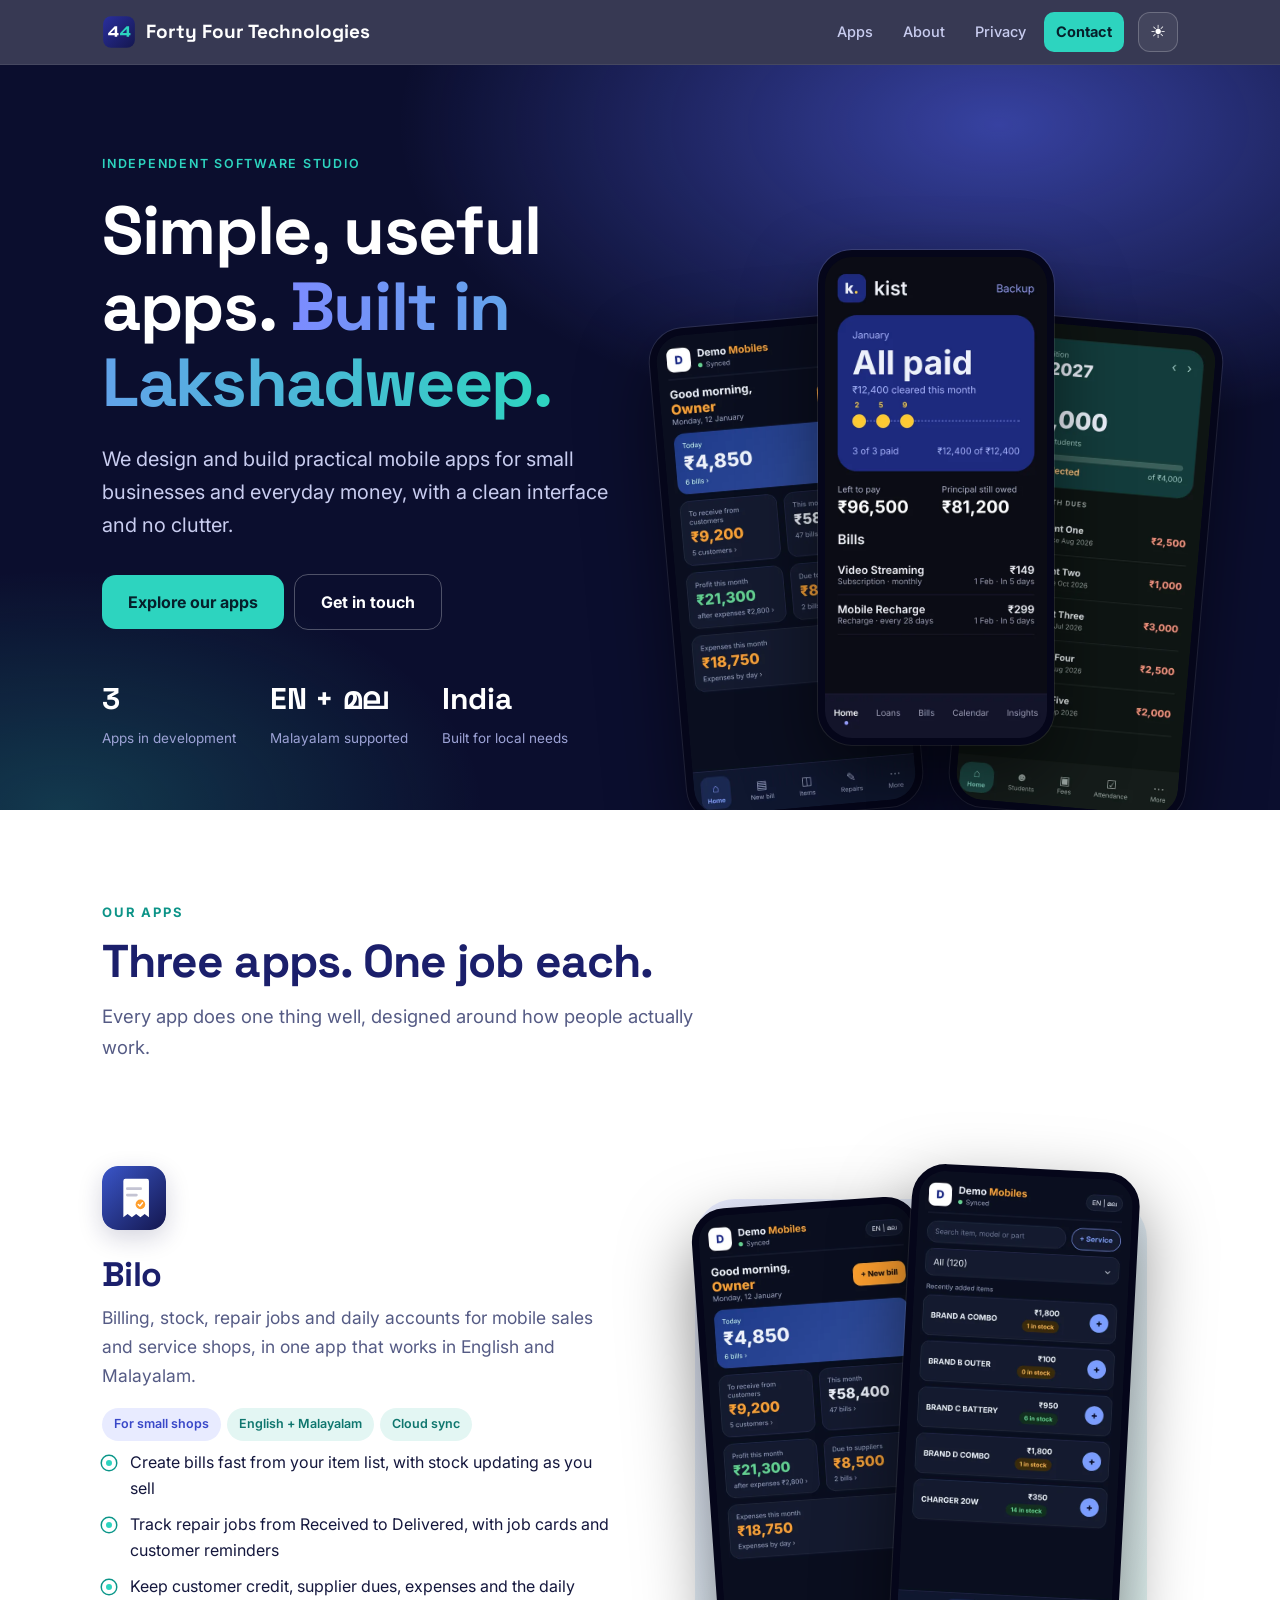
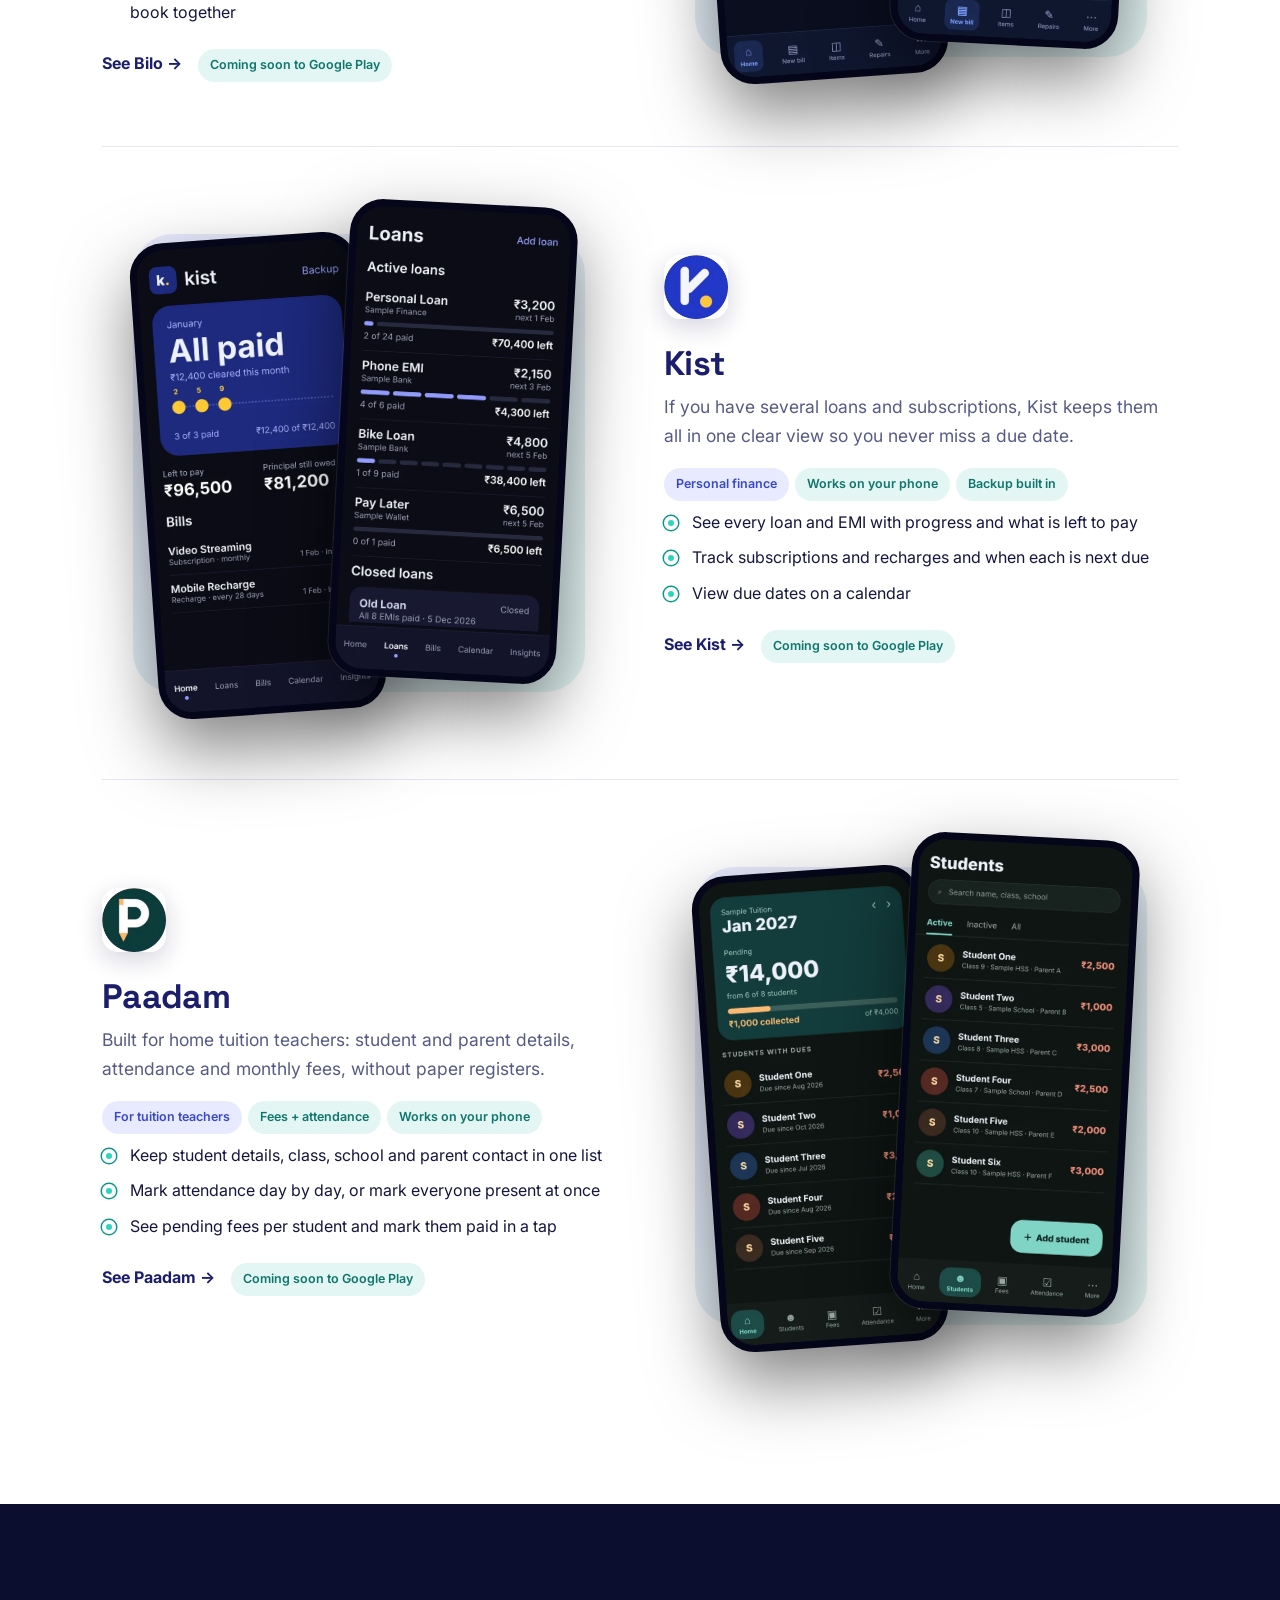
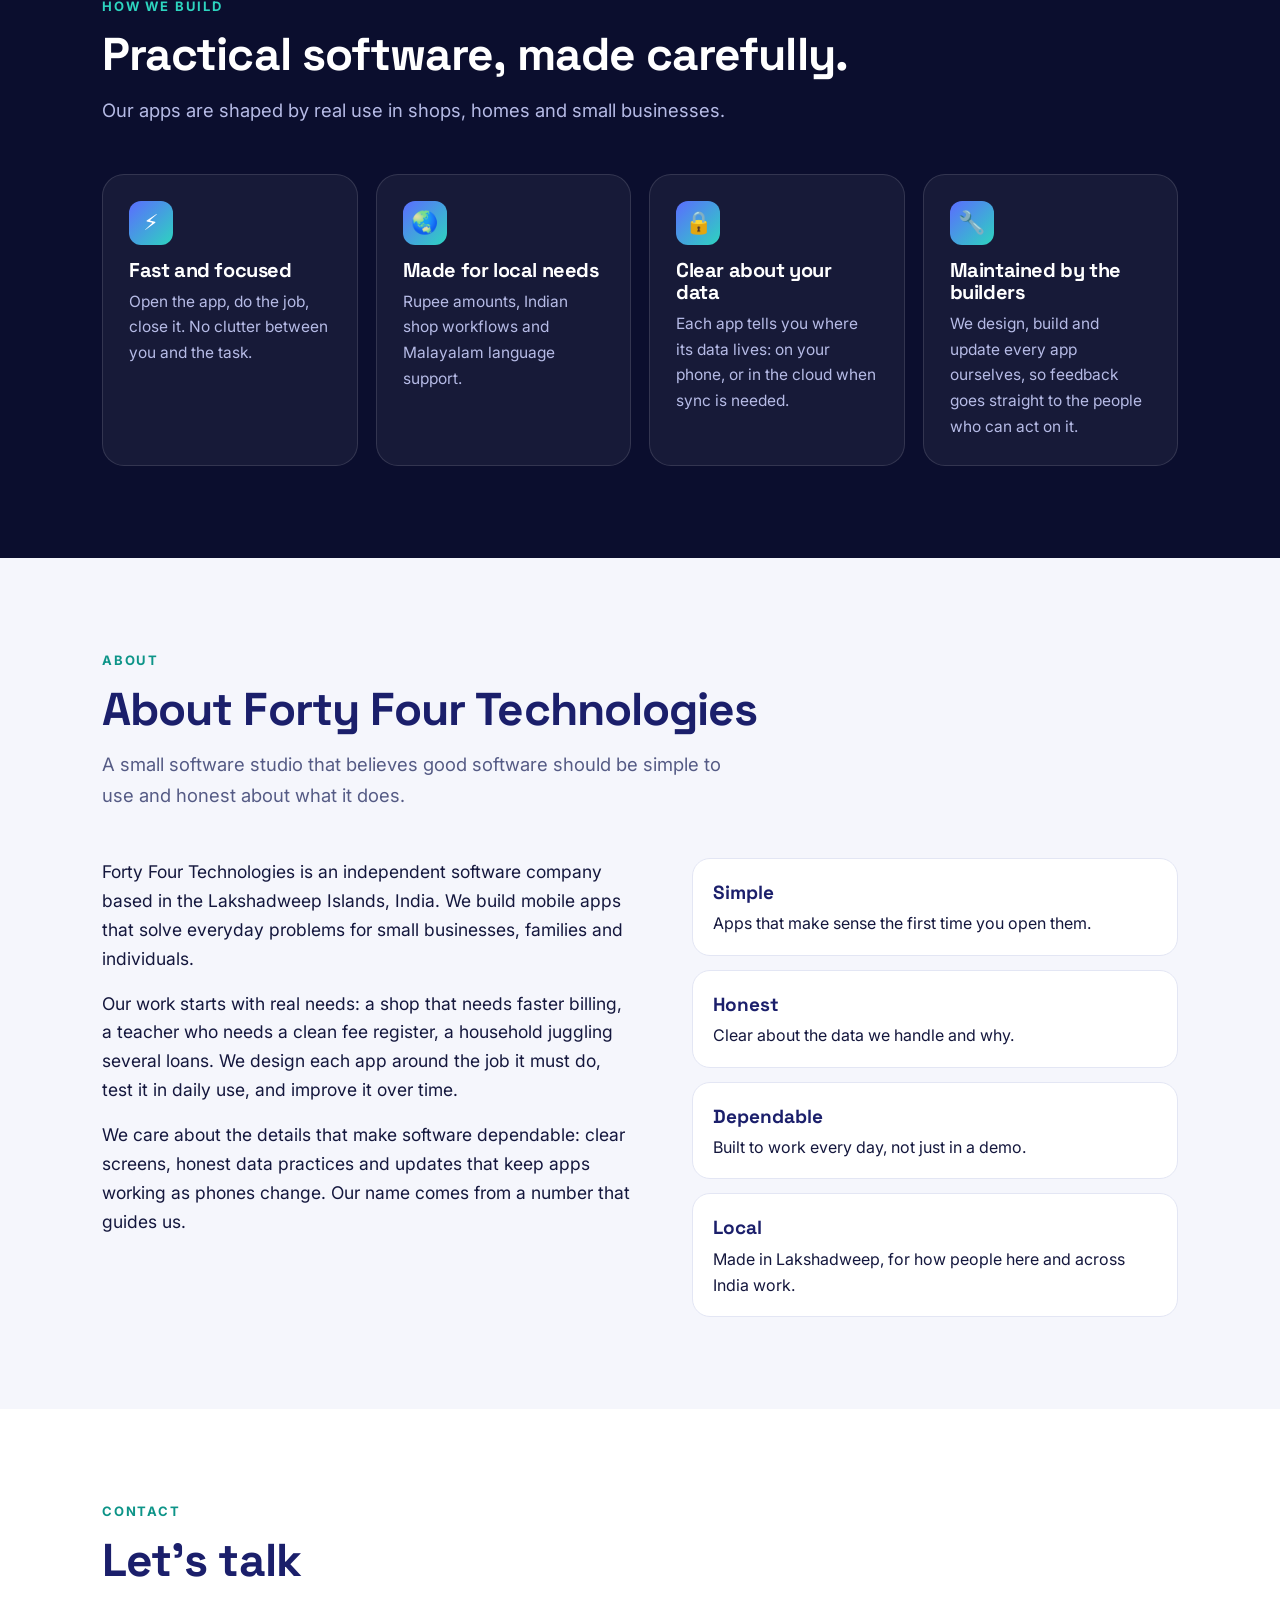
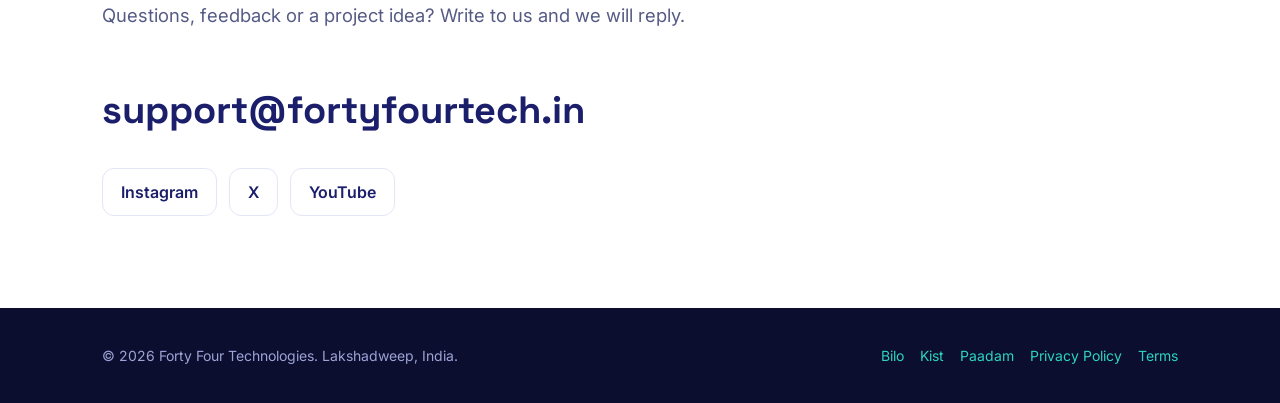
<file: index.html>
<!doctype html><html lang="en"><head><meta charset="utf-8"><meta name="viewport" content="width=device-width,initial-scale=1">
<title>Forty Four Technologies | Simple, useful apps from Lakshadweep</title><meta name="description" content="Forty Four Technologies builds simple, useful mobile apps for small businesses and everyday life. Based in Lakshadweep, India.">
<meta property="og:title" content="Forty Four Technologies | Simple, useful apps from Lakshadweep"><meta property="og:description" content="Forty Four Technologies builds simple, useful mobile apps for small businesses and everyday life. Based in Lakshadweep, India."><meta property="og:type" content="website"><meta property="og:url" content="https://fortyfourtech.in/">
<link rel="canonical" href="https://fortyfourtech.in/"><link rel="icon" type="image/svg+xml" href="favicon.svg"><link rel="apple-touch-icon" href="apple-touch-icon.png">
<link rel="preconnect" href="https://fonts.googleapis.com"><link rel="preconnect" href="https://fonts.gstatic.com" crossorigin>
<link href="https://fonts.googleapis.com/css2?family=Inter:wght@400;500;600&family=Space+Grotesk:wght@500;700&display=swap" rel="stylesheet"><link rel="stylesheet" href="style.css"><script>try{var t=localStorage.getItem("theme");if(!t&&window.matchMedia&&matchMedia("(prefers-color-scheme: dark)").matches)t="dark";if(t)document.documentElement.setAttribute("data-theme",t)}catch(e){}</script></head><body>
<header><div class="bar"><a class="brand" href="index.html"><img src="assets/logo.svg" alt="" width="34" height="34"><span>Forty Four Technologies</span></a>
<nav aria-label="Main"><a href="index.html#apps">Apps</a><a href="index.html#about">About</a><a href="privacy.html">Privacy</a><a class="cta" href="index.html#contact">Contact</a><button id="tt" class="tt" type="button" aria-label="Switch between light and dark mode" title="Light / dark mode"><span class="sun">&#9728;</span><span class="moon">&#9790;</span></button></nav></div></header><main id="top"><div class="hero"><div class="wrap grid"><div><span class="eyebrow">Independent software studio</span>
<h1>Simple, useful apps. <em>Built in Lakshadweep.</em></h1><p class="sub">We design and build practical mobile apps for small businesses and everyday money, with a clean interface and no clutter.</p>
<a class="btn" href="#apps">Explore our apps</a><a class="btn ghost" href="#contact">Get in touch</a>
<div class="stats"><div><b>3</b><span>Apps in development</span></div><div><b>EN + മല</b><span>Malayalam supported</span></div><div><b>India</b><span>Built for local needs</span></div></div></div>
<div class="phones"><div class="phone a"><img src="assets/shots/bilo-home.webp" alt="Bilo dashboard" width="520" height="1126"></div><div class="phone b"><img src="assets/shots/kist-home.webp" alt="Kist home screen" width="520" height="1126"></div><div class="phone c"><img src="assets/shots/paadam-home.webp" alt="Paadam home screen" width="520" height="1126"></div></div></div></div>
<section id="apps"><div class="wrap"><span class="kicker">Our apps</span><h2>Three apps. One job each.</h2><p class="lead">Every app does one thing well, designed around how people actually work.</p><article class="appcard"><div class="txt"><img class="ic" src="assets/bilo.svg" alt="Bilo icon" width="64" height="64"><h3>Bilo</h3><p>Billing, stock, repair jobs and daily accounts for mobile sales and service shops, in one app that works in English and Malayalam.</p>
<div><span class="tag s">For small shops</span><span class="tag">English + Malayalam</span><span class="tag">Cloud sync</span></div><ul class="feats"><li>Create bills fast from your item list, with stock updating as you sell</li><li>Track repair jobs from Received to Delivered, with job cards and customer reminders</li><li>Keep customer credit, supplier dues, expenses and the daily book together</li></ul>
<a class="link" href="bilo.html">See Bilo &rarr;</a> <span class="tag" style="margin-left:12px">Coming soon to Google Play</span></div>
<div class="duo"><div class="phone a"><img src="assets/shots/bilo-home.webp" alt="Bilo screen" width="520" height="1126"></div><div class="phone b"><img src="assets/shots/bilo-new-bill.webp" alt="Bilo screen" width="520" height="1126"></div></div></article><article class="appcard rev"><div class="txt"><img class="ic" src="assets/kist.png" alt="Kist icon" width="64" height="64"><h3>Kist</h3><p>If you have several loans and subscriptions, Kist keeps them all in one clear view so you never miss a due date.</p>
<div><span class="tag s">Personal finance</span><span class="tag">Works on your phone</span><span class="tag">Backup built in</span></div><ul class="feats"><li>See every loan and EMI with progress and what is left to pay</li><li>Track subscriptions and recharges and when each is next due</li><li>View due dates on a calendar</li></ul>
<a class="link" href="kist.html">See Kist &rarr;</a> <span class="tag" style="margin-left:12px">Coming soon to Google Play</span></div>
<div class="duo"><div class="phone a"><img src="assets/shots/kist-home.webp" alt="Kist screen" width="520" height="1126"></div><div class="phone b"><img src="assets/shots/kist-loans.webp" alt="Kist screen" width="520" height="1126"></div></div></article><article class="appcard"><div class="txt"><img class="ic" src="assets/paadam.png" alt="Paadam icon" width="64" height="64"><h3>Paadam</h3><p>Built for home tuition teachers: student and parent details, attendance and monthly fees, without paper registers.</p>
<div><span class="tag s">For tuition teachers</span><span class="tag">Fees + attendance</span><span class="tag">Works on your phone</span></div><ul class="feats"><li>Keep student details, class, school and parent contact in one list</li><li>Mark attendance day by day, or mark everyone present at once</li><li>See pending fees per student and mark them paid in a tap</li></ul>
<a class="link" href="paadam.html">See Paadam &rarr;</a> <span class="tag" style="margin-left:12px">Coming soon to Google Play</span></div>
<div class="duo"><div class="phone a"><img src="assets/shots/paadam-home.webp" alt="Paadam screen" width="520" height="1126"></div><div class="phone b"><img src="assets/shots/paadam-students.webp" alt="Paadam screen" width="520" height="1126"></div></div></article></div></section>
<section class="dark"><div class="wrap"><span class="kicker" style="color:var(--mint)">How we build</span><h2>Practical software, made carefully.</h2><p class="lead">Our apps are shaped by real use in shops, homes and small businesses.</p>
<div class="pill"><div class="fc"><div class="ico">&#9889;</div><h4>Fast and focused</h4><p>Open the app, do the job, close it. No clutter between you and the task.</p></div>
<div class="fc"><div class="ico">&#127759;</div><h4>Made for local needs</h4><p>Rupee amounts, Indian shop workflows and Malayalam language support.</p></div>
<div class="fc"><div class="ico">&#128274;</div><h4>Clear about your data</h4><p>Each app tells you where its data lives: on your phone, or in the cloud when sync is needed.</p></div>
<div class="fc"><div class="ico">&#128295;</div><h4>Maintained by the builders</h4><p>We design, build and update every app ourselves, so feedback goes straight to the people who can act on it.</p></div></div></div></section>
<section id="about" class="alt"><div class="wrap"><span class="kicker">About</span><h2>About Forty Four Technologies</h2><p class="lead">A small software studio that believes good software should be simple to use and honest about what it does.</p>
<div class="about"><div><p>Forty Four Technologies is an independent software company based in the Lakshadweep Islands, India. We build mobile apps that solve everyday problems for small businesses, families and individuals.</p>
<p>Our work starts with real needs: a shop that needs faster billing, a teacher who needs a clean fee register, a household juggling several loans. We design each app around the job it must do, test it in daily use, and improve it over time.</p>
<p>We care about the details that make software dependable: clear screens, honest data practices and updates that keep apps working as phones change. Our name comes from a number that guides us.</p></div>
<ul class="values"><li><strong>Simple</strong>Apps that make sense the first time you open them.</li><li><strong>Honest</strong>Clear about the data we handle and why.</li><li><strong>Dependable</strong>Built to work every day, not just in a demo.</li><li><strong>Local</strong>Made in Lakshadweep, for how people here and across India work.</li></ul></div></div></section>
<section id="contact" class="contact"><div class="wrap"><span class="kicker">Contact</span><h2>Let's talk</h2><p class="lead">Questions, feedback or a project idea? Write to us and we will reply.</p>
<p><a class="mail" href="mailto:support@fortyfourtech.in">support@fortyfourtech.in</a></p>
<div class="social"><a href="https://instagram.com/fortyfourtech" rel="noopener">Instagram</a><a href="https://x.com/fortyfourtech_" rel="noopener">X</a><a href="https://youtube.com/@fortyfourtech44" rel="noopener">YouTube</a></div></div></section></main><script>(function(){var b=document.getElementById('tt');if(!b)return;b.onclick=function(){var d=document.documentElement,n=d.getAttribute('data-theme')==='dark'?'light':'dark';d.setAttribute('data-theme',n);try{localStorage.setItem('theme',n)}catch(e){}}})();</script><footer><div class="wrap row"><span>&copy; 2026 Forty Four Technologies. Lakshadweep, India.</span><span><a href="bilo.html">Bilo</a><a href="kist.html">Kist</a><a href="paadam.html">Paadam</a><a href="privacy.html">Privacy Policy</a><a href="terms.html">Terms</a></span></div></footer></body></html>
</file>
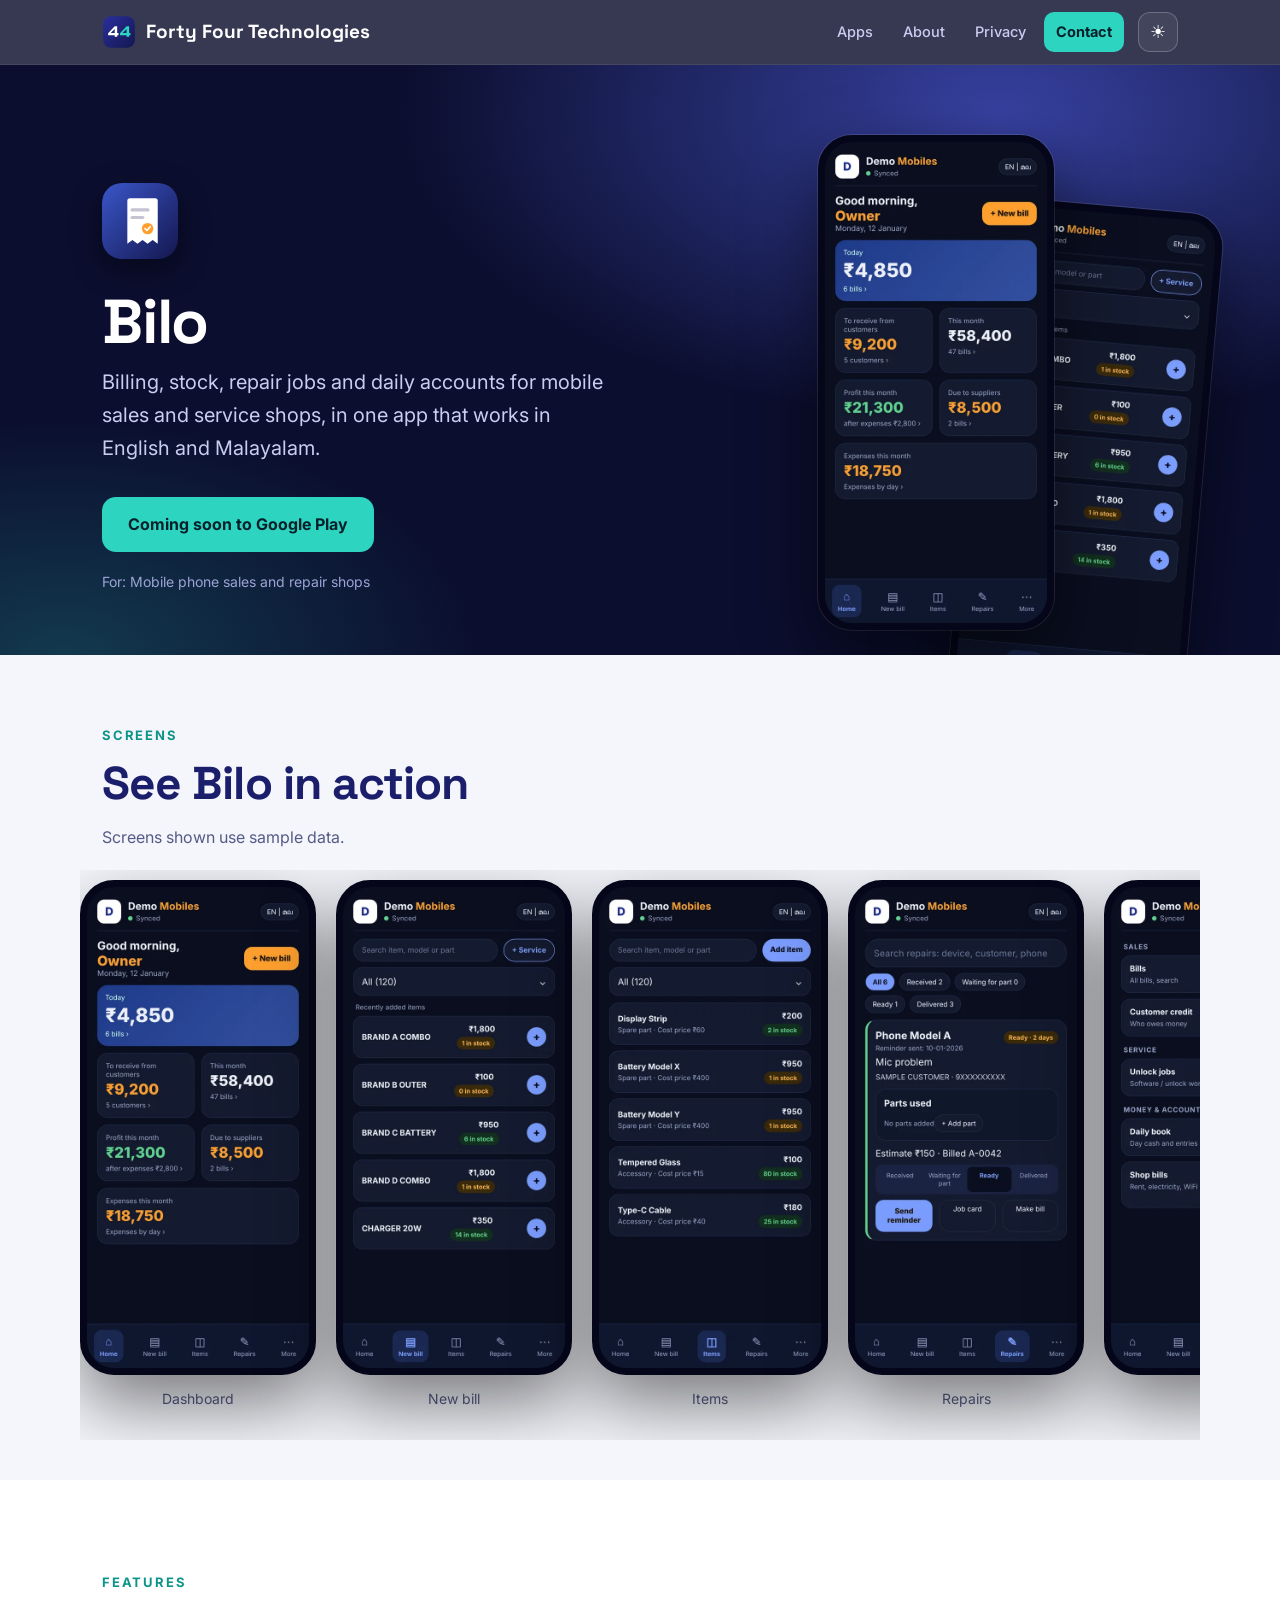
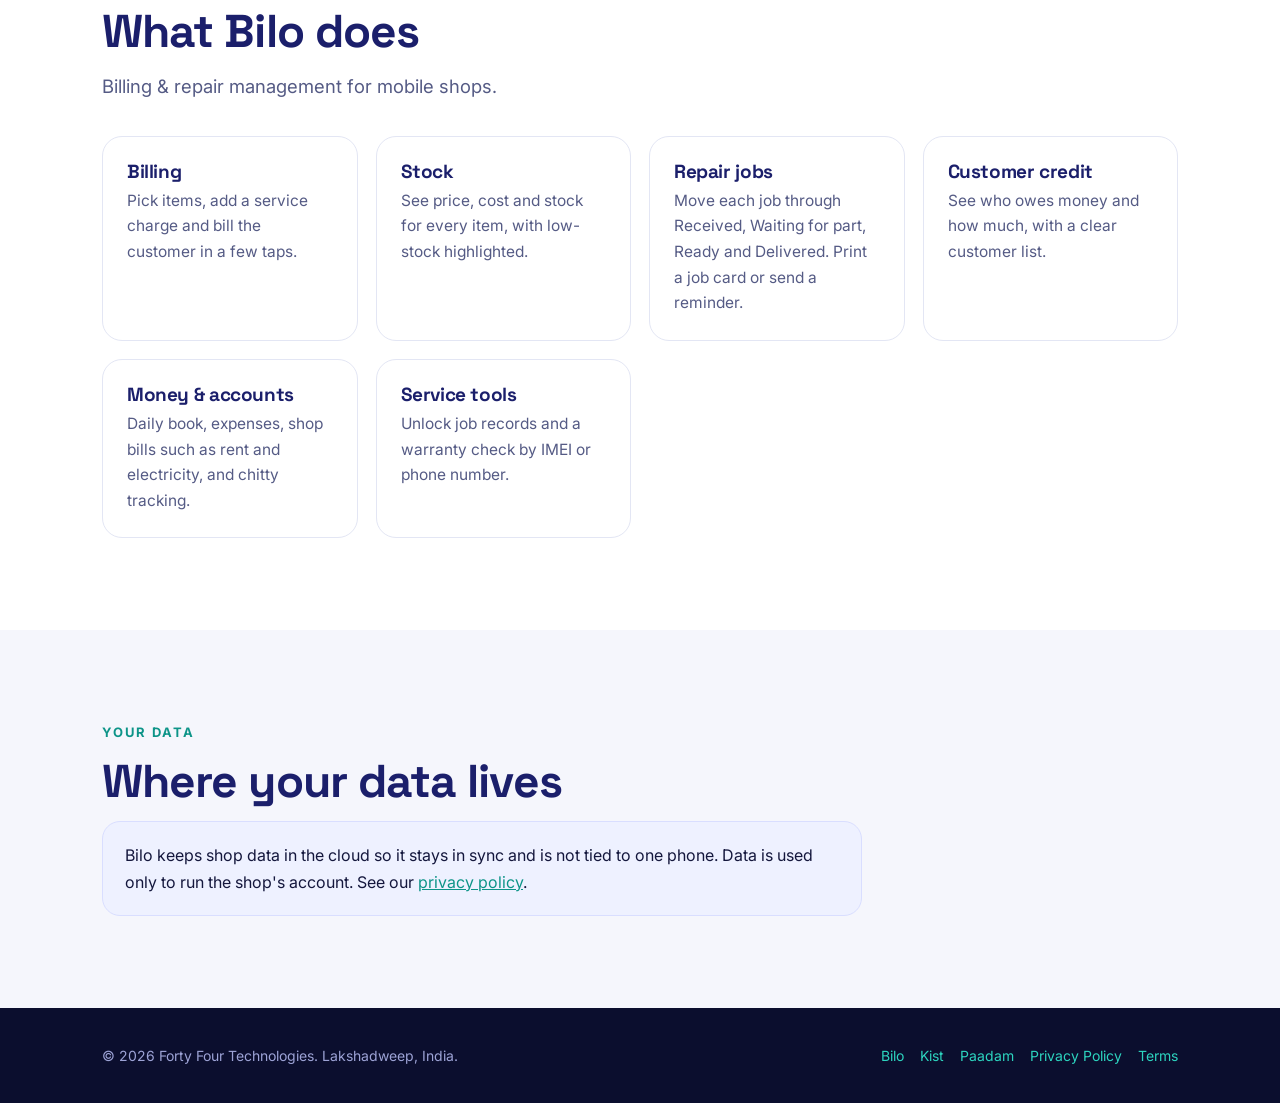
<file: bilo.html>
<!doctype html><html lang="en"><head><meta charset="utf-8"><meta name="viewport" content="width=device-width,initial-scale=1">
<title>Bilo | Billing & repair management for mobile shops | Forty Four Technologies</title><meta name="description" content="Billing, stock, repair jobs and daily accounts for mobile sales and service shops, in one app that works in English and Malayalam.">
<meta property="og:title" content="Bilo | Billing & repair management for mobile shops | Forty Four Technologies"><meta property="og:description" content="Billing, stock, repair jobs and daily accounts for mobile sales and service shops, in one app that works in English and Malayalam."><meta property="og:type" content="website"><meta property="og:url" content="https://fortyfourtech.in/bilo.html">
<link rel="canonical" href="https://fortyfourtech.in/bilo.html"><link rel="icon" type="image/svg+xml" href="favicon.svg"><link rel="apple-touch-icon" href="apple-touch-icon.png">
<link rel="preconnect" href="https://fonts.googleapis.com"><link rel="preconnect" href="https://fonts.gstatic.com" crossorigin>
<link href="https://fonts.googleapis.com/css2?family=Inter:wght@400;500;600&family=Space+Grotesk:wght@500;700&display=swap" rel="stylesheet"><link rel="stylesheet" href="style.css"><script>try{var t=localStorage.getItem("theme");if(!t&&window.matchMedia&&matchMedia("(prefers-color-scheme: dark)").matches)t="dark";if(t)document.documentElement.setAttribute("data-theme",t)}catch(e){}</script></head><body>
<header><div class="bar"><a class="brand" href="index.html"><img src="assets/logo.svg" alt="" width="34" height="34"><span>Forty Four Technologies</span></a>
<nav aria-label="Main"><a href="index.html#apps">Apps</a><a href="index.html#about">About</a><a href="privacy.html">Privacy</a><a class="cta" href="index.html#contact">Contact</a><button id="tt" class="tt" type="button" aria-label="Switch between light and dark mode" title="Light / dark mode"><span class="sun">&#9728;</span><span class="moon">&#9790;</span></button></nav></div></header><main><div class="hero ahero"><div class="wrap grid"><div><img class="ic" src="assets/bilo.svg" alt="Bilo icon" width="76" height="76"><h1>Bilo</h1><p class="sub" style="margin-top:0">Billing, stock, repair jobs and daily accounts for mobile sales and service shops, in one app that works in English and Malayalam.</p>
<span class="btn" style="cursor:default">Coming soon to Google Play</span><p style="color:#9DA3D6;font-size:14px;margin-top:18px">For: Mobile phone sales and repair shops</p></div>
<div class="phones" style="height:520px"><div class="phone b"><img src="assets/shots/bilo-home.webp" alt="Bilo screen" width="520" height="1126"></div><div class="phone c"><img src="assets/shots/bilo-new-bill.webp" alt="Bilo screen" width="520" height="1126"></div></div></div></div>
<section class="alt" style="padding:70px 0 40px"><div class="wrap"><span class="kicker">Screens</span><h2>See Bilo in action</h2><p style="color:var(--muted);margin:0 0 20px">Screens shown use sample data.</p></div>
<div class="gallery"><figure><div class="phone"><img src="assets/shots/bilo-home.webp" alt="Home dashboard" width="520" height="1126" loading="lazy"></div><figcaption>Dashboard</figcaption></figure><figure><div class="phone"><img src="assets/shots/bilo-new-bill.webp" alt="Quick billing" width="520" height="1126" loading="lazy"></div><figcaption>New bill</figcaption></figure><figure><div class="phone"><img src="assets/shots/bilo-items.webp" alt="Items and stock" width="520" height="1126" loading="lazy"></div><figcaption>Items</figcaption></figure><figure><div class="phone"><img src="assets/shots/bilo-repairs.webp" alt="Repair jobs" width="520" height="1126" loading="lazy"></div><figcaption>Repairs</figcaption></figure><figure><div class="phone"><img src="assets/shots/bilo-more.webp" alt="More tools" width="520" height="1126" loading="lazy"></div><figcaption>More</figcaption></figure></div></section>
<section><div class="wrap"><span class="kicker">Features</span><h2>What Bilo does</h2><p class="lead" style="margin-bottom:34px">Billing & repair management for mobile shops.</p><div class="fgrid"><div class="f"><h4>Billing</h4><p>Pick items, add a service charge and bill the customer in a few taps.</p></div><div class="f"><h4>Stock</h4><p>See price, cost and stock for every item, with low-stock highlighted.</p></div><div class="f"><h4>Repair jobs</h4><p>Move each job through Received, Waiting for part, Ready and Delivered. Print a job card or send a reminder.</p></div><div class="f"><h4>Customer credit</h4><p>See who owes money and how much, with a clear customer list.</p></div><div class="f"><h4>Money & accounts</h4><p>Daily book, expenses, shop bills such as rent and electricity, and chitty tracking.</p></div><div class="f"><h4>Service tools</h4><p>Unlock job records and a warranty check by IMEI or phone number.</p></div></div></div></section>
<section class="alt"><div class="wrap"><span class="kicker">Your data</span><h2>Where your data lives</h2><div class="note">Bilo keeps shop data in the cloud so it stays in sync and is not tied to one phone. Data is used only to run the shop's account. See our <a href="privacy.html#bilo">privacy policy</a>.</div></div></section></main><script>(function(){var b=document.getElementById('tt');if(!b)return;b.onclick=function(){var d=document.documentElement,n=d.getAttribute('data-theme')==='dark'?'light':'dark';d.setAttribute('data-theme',n);try{localStorage.setItem('theme',n)}catch(e){}}})();</script><footer><div class="wrap row"><span>&copy; 2026 Forty Four Technologies. Lakshadweep, India.</span><span><a href="bilo.html">Bilo</a><a href="kist.html">Kist</a><a href="paadam.html">Paadam</a><a href="privacy.html">Privacy Policy</a><a href="terms.html">Terms</a></span></div></footer></body></html>
</file>
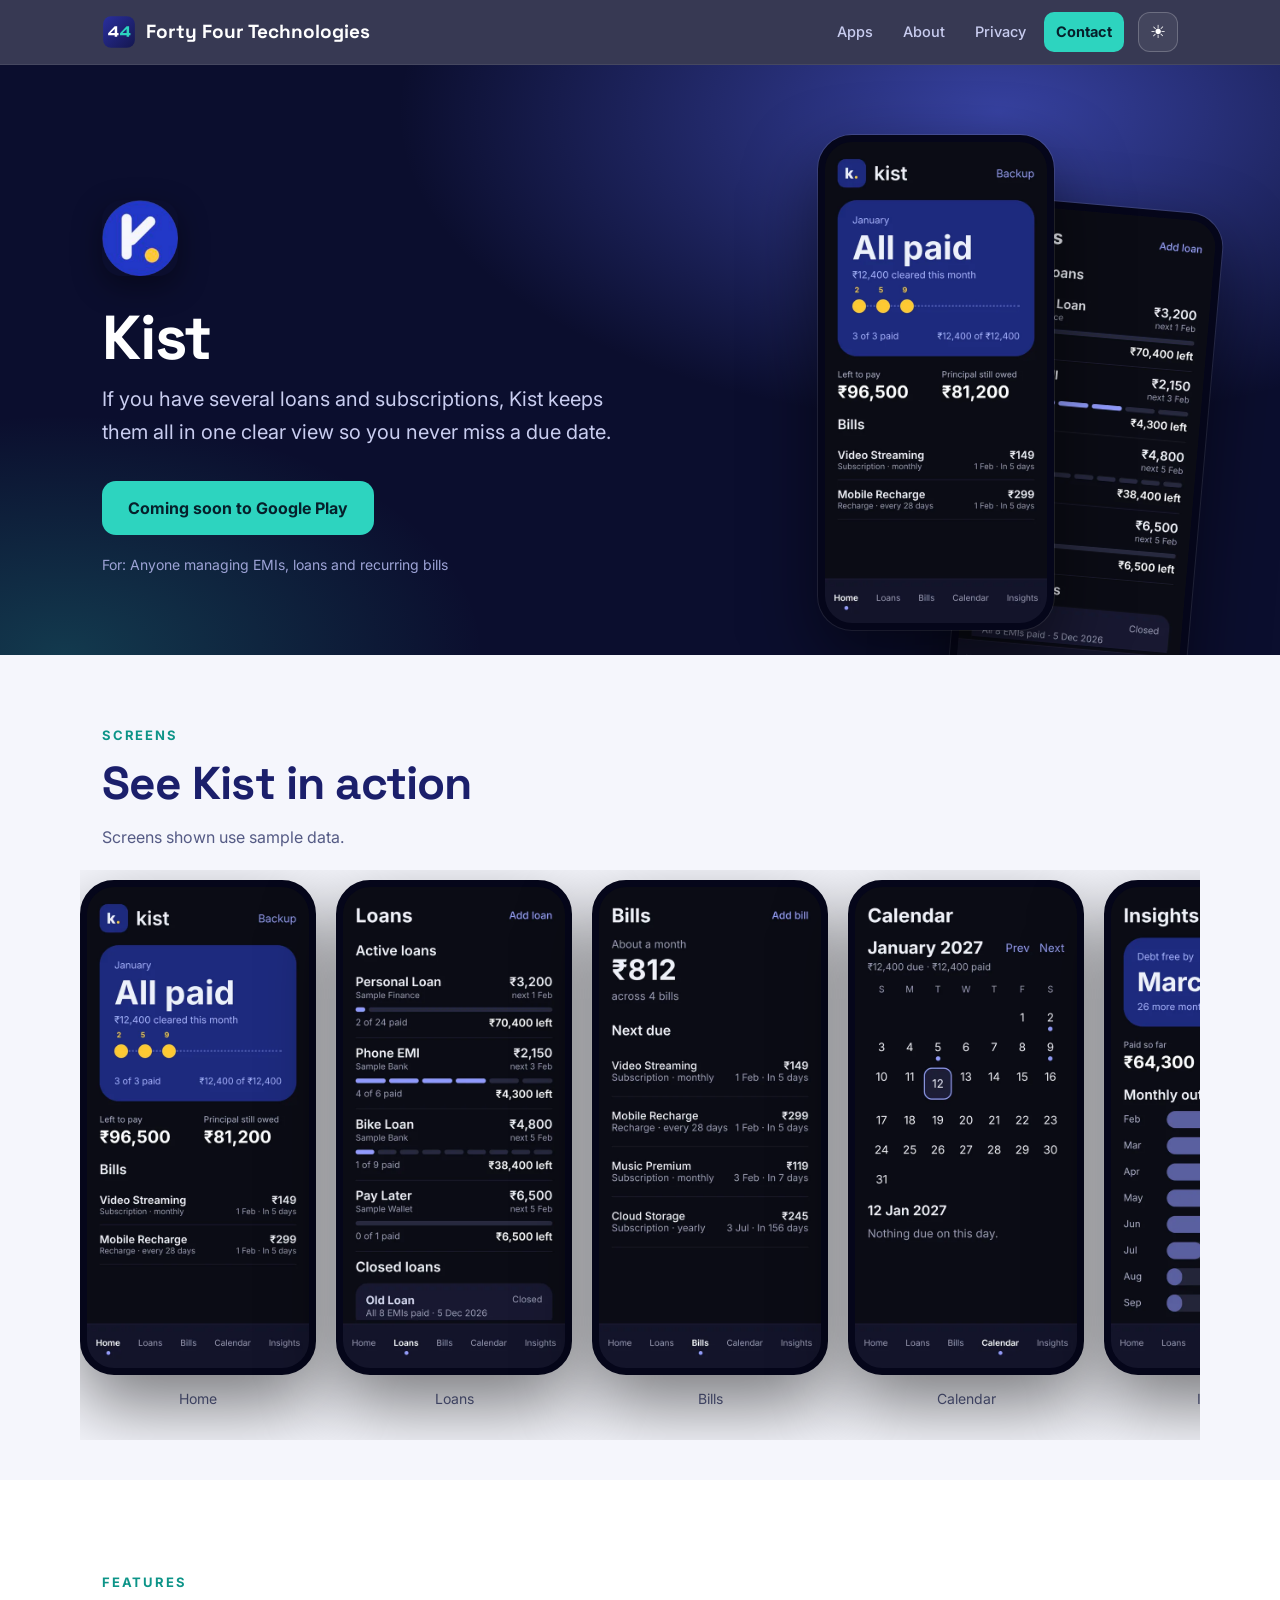
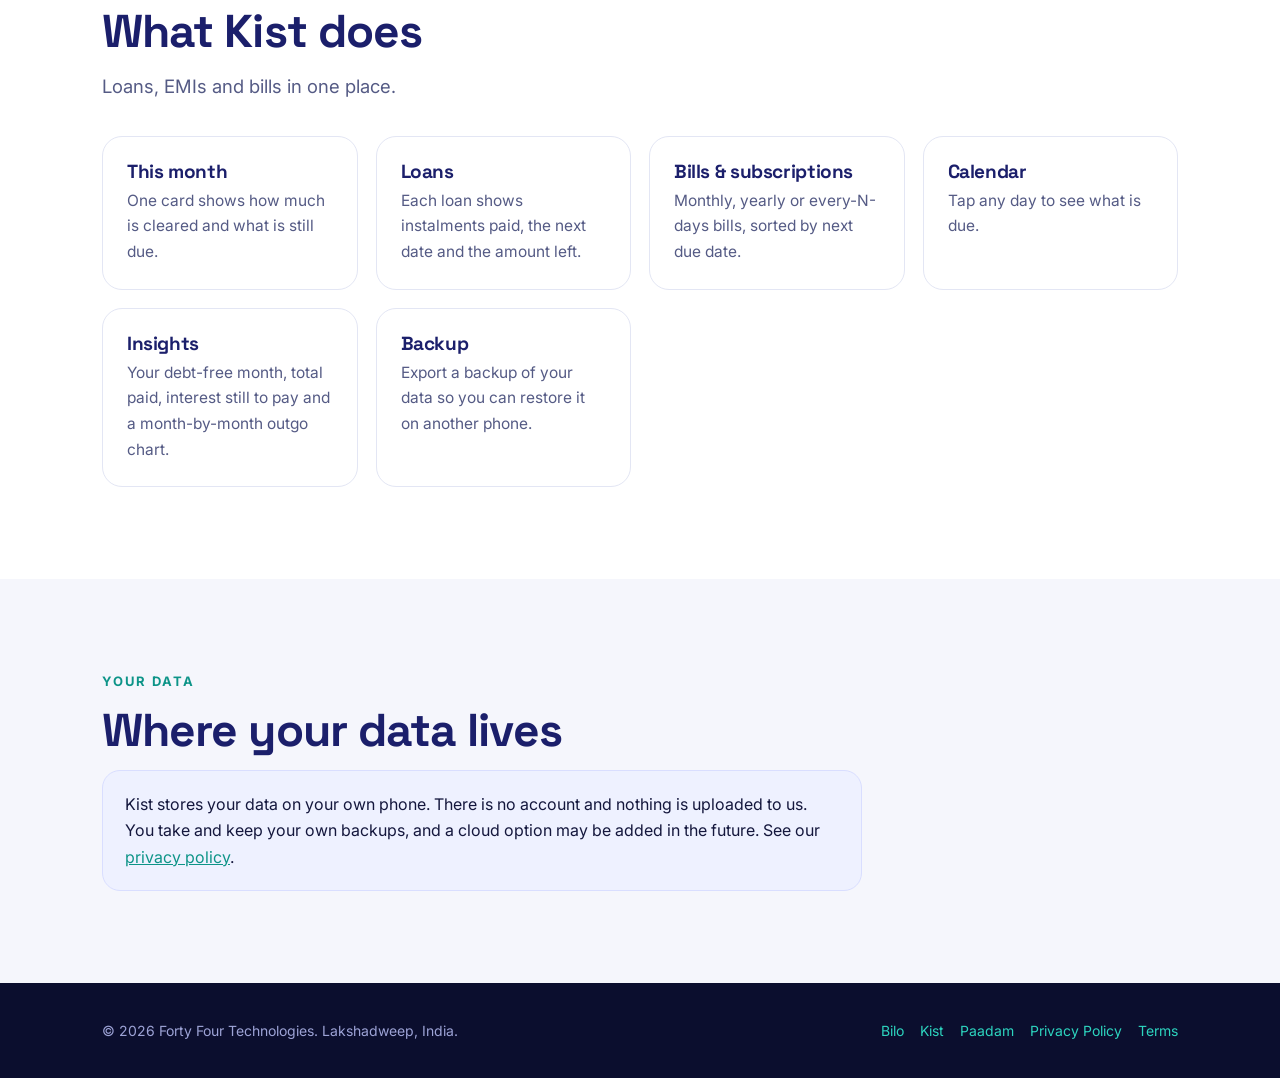
<file: kist.html>
<!doctype html><html lang="en"><head><meta charset="utf-8"><meta name="viewport" content="width=device-width,initial-scale=1">
<title>Kist | Loans, EMIs and bills in one place | Forty Four Technologies</title><meta name="description" content="If you have several loans and subscriptions, Kist keeps them all in one clear view so you never miss a due date.">
<meta property="og:title" content="Kist | Loans, EMIs and bills in one place | Forty Four Technologies"><meta property="og:description" content="If you have several loans and subscriptions, Kist keeps them all in one clear view so you never miss a due date."><meta property="og:type" content="website"><meta property="og:url" content="https://fortyfourtech.in/kist.html">
<link rel="canonical" href="https://fortyfourtech.in/kist.html"><link rel="icon" type="image/svg+xml" href="favicon.svg"><link rel="apple-touch-icon" href="apple-touch-icon.png">
<link rel="preconnect" href="https://fonts.googleapis.com"><link rel="preconnect" href="https://fonts.gstatic.com" crossorigin>
<link href="https://fonts.googleapis.com/css2?family=Inter:wght@400;500;600&family=Space+Grotesk:wght@500;700&display=swap" rel="stylesheet"><link rel="stylesheet" href="style.css"><script>try{var t=localStorage.getItem("theme");if(!t&&window.matchMedia&&matchMedia("(prefers-color-scheme: dark)").matches)t="dark";if(t)document.documentElement.setAttribute("data-theme",t)}catch(e){}</script></head><body>
<header><div class="bar"><a class="brand" href="index.html"><img src="assets/logo.svg" alt="" width="34" height="34"><span>Forty Four Technologies</span></a>
<nav aria-label="Main"><a href="index.html#apps">Apps</a><a href="index.html#about">About</a><a href="privacy.html">Privacy</a><a class="cta" href="index.html#contact">Contact</a><button id="tt" class="tt" type="button" aria-label="Switch between light and dark mode" title="Light / dark mode"><span class="sun">&#9728;</span><span class="moon">&#9790;</span></button></nav></div></header><main><div class="hero ahero"><div class="wrap grid"><div><img class="ic" src="assets/kist.png" alt="Kist icon" width="76" height="76"><h1>Kist</h1><p class="sub" style="margin-top:0">If you have several loans and subscriptions, Kist keeps them all in one clear view so you never miss a due date.</p>
<span class="btn" style="cursor:default">Coming soon to Google Play</span><p style="color:#9DA3D6;font-size:14px;margin-top:18px">For: Anyone managing EMIs, loans and recurring bills</p></div>
<div class="phones" style="height:520px"><div class="phone b"><img src="assets/shots/kist-home.webp" alt="Kist screen" width="520" height="1126"></div><div class="phone c"><img src="assets/shots/kist-loans.webp" alt="Kist screen" width="520" height="1126"></div></div></div></div>
<section class="alt" style="padding:70px 0 40px"><div class="wrap"><span class="kicker">Screens</span><h2>See Kist in action</h2><p style="color:var(--muted);margin:0 0 20px">Screens shown use sample data.</p></div>
<div class="gallery"><figure><div class="phone"><img src="assets/shots/kist-home.webp" alt="This month at a glance" width="520" height="1126" loading="lazy"></div><figcaption>Home</figcaption></figure><figure><div class="phone"><img src="assets/shots/kist-loans.webp" alt="Loans with progress" width="520" height="1126" loading="lazy"></div><figcaption>Loans</figcaption></figure><figure><div class="phone"><img src="assets/shots/kist-bills.webp" alt="Bills and subscriptions" width="520" height="1126" loading="lazy"></div><figcaption>Bills</figcaption></figure><figure><div class="phone"><img src="assets/shots/kist-calendar.webp" alt="Due-date calendar" width="520" height="1126" loading="lazy"></div><figcaption>Calendar</figcaption></figure><figure><div class="phone"><img src="assets/shots/kist-insights.webp" alt="Debt-free date and outgo" width="520" height="1126" loading="lazy"></div><figcaption>Insights</figcaption></figure></div></section>
<section><div class="wrap"><span class="kicker">Features</span><h2>What Kist does</h2><p class="lead" style="margin-bottom:34px">Loans, EMIs and bills in one place.</p><div class="fgrid"><div class="f"><h4>This month</h4><p>One card shows how much is cleared and what is still due.</p></div><div class="f"><h4>Loans</h4><p>Each loan shows instalments paid, the next date and the amount left.</p></div><div class="f"><h4>Bills & subscriptions</h4><p>Monthly, yearly or every-N-days bills, sorted by next due date.</p></div><div class="f"><h4>Calendar</h4><p>Tap any day to see what is due.</p></div><div class="f"><h4>Insights</h4><p>Your debt-free month, total paid, interest still to pay and a month-by-month outgo chart.</p></div><div class="f"><h4>Backup</h4><p>Export a backup of your data so you can restore it on another phone.</p></div></div></div></section>
<section class="alt"><div class="wrap"><span class="kicker">Your data</span><h2>Where your data lives</h2><div class="note">Kist stores your data on your own phone. There is no account and nothing is uploaded to us. You take and keep your own backups, and a cloud option may be added in the future. See our <a href="privacy.html#kist">privacy policy</a>.</div></div></section></main><script>(function(){var b=document.getElementById('tt');if(!b)return;b.onclick=function(){var d=document.documentElement,n=d.getAttribute('data-theme')==='dark'?'light':'dark';d.setAttribute('data-theme',n);try{localStorage.setItem('theme',n)}catch(e){}}})();</script><footer><div class="wrap row"><span>&copy; 2026 Forty Four Technologies. Lakshadweep, India.</span><span><a href="bilo.html">Bilo</a><a href="kist.html">Kist</a><a href="paadam.html">Paadam</a><a href="privacy.html">Privacy Policy</a><a href="terms.html">Terms</a></span></div></footer></body></html>
</file>
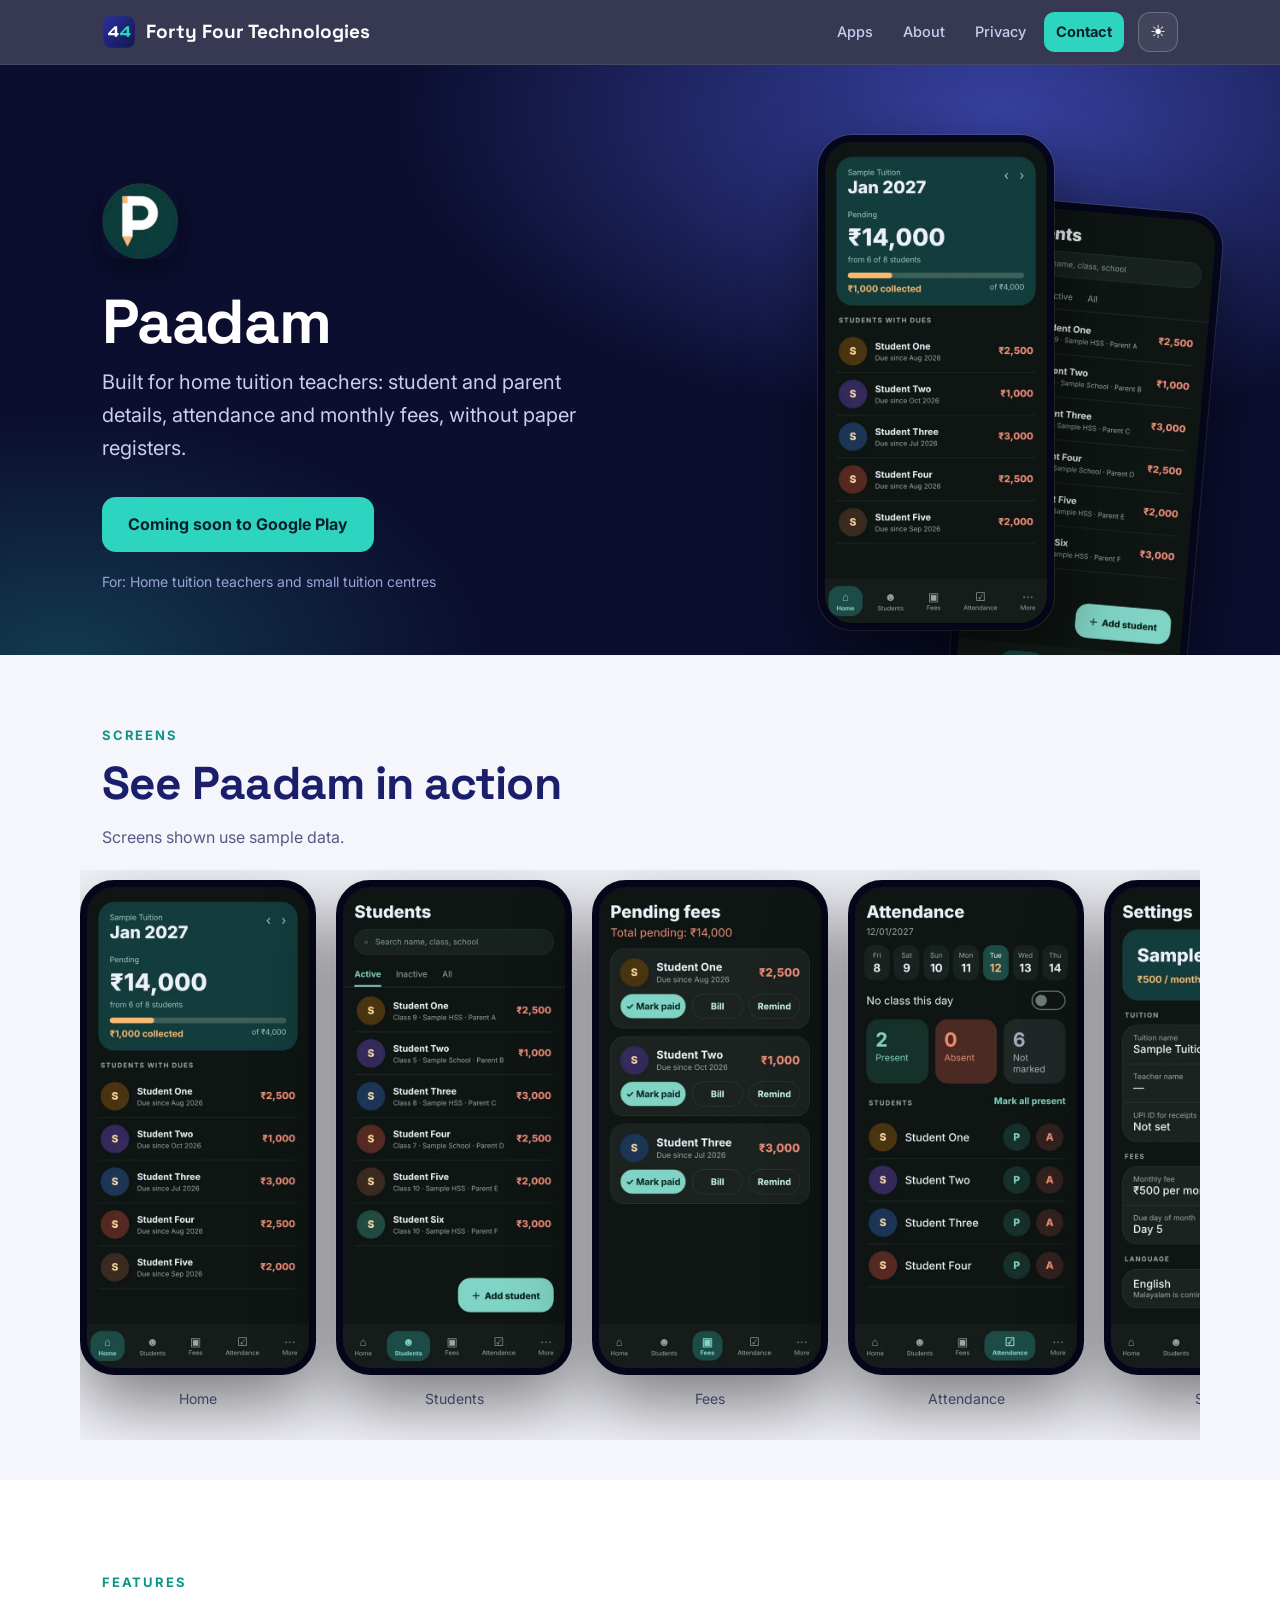
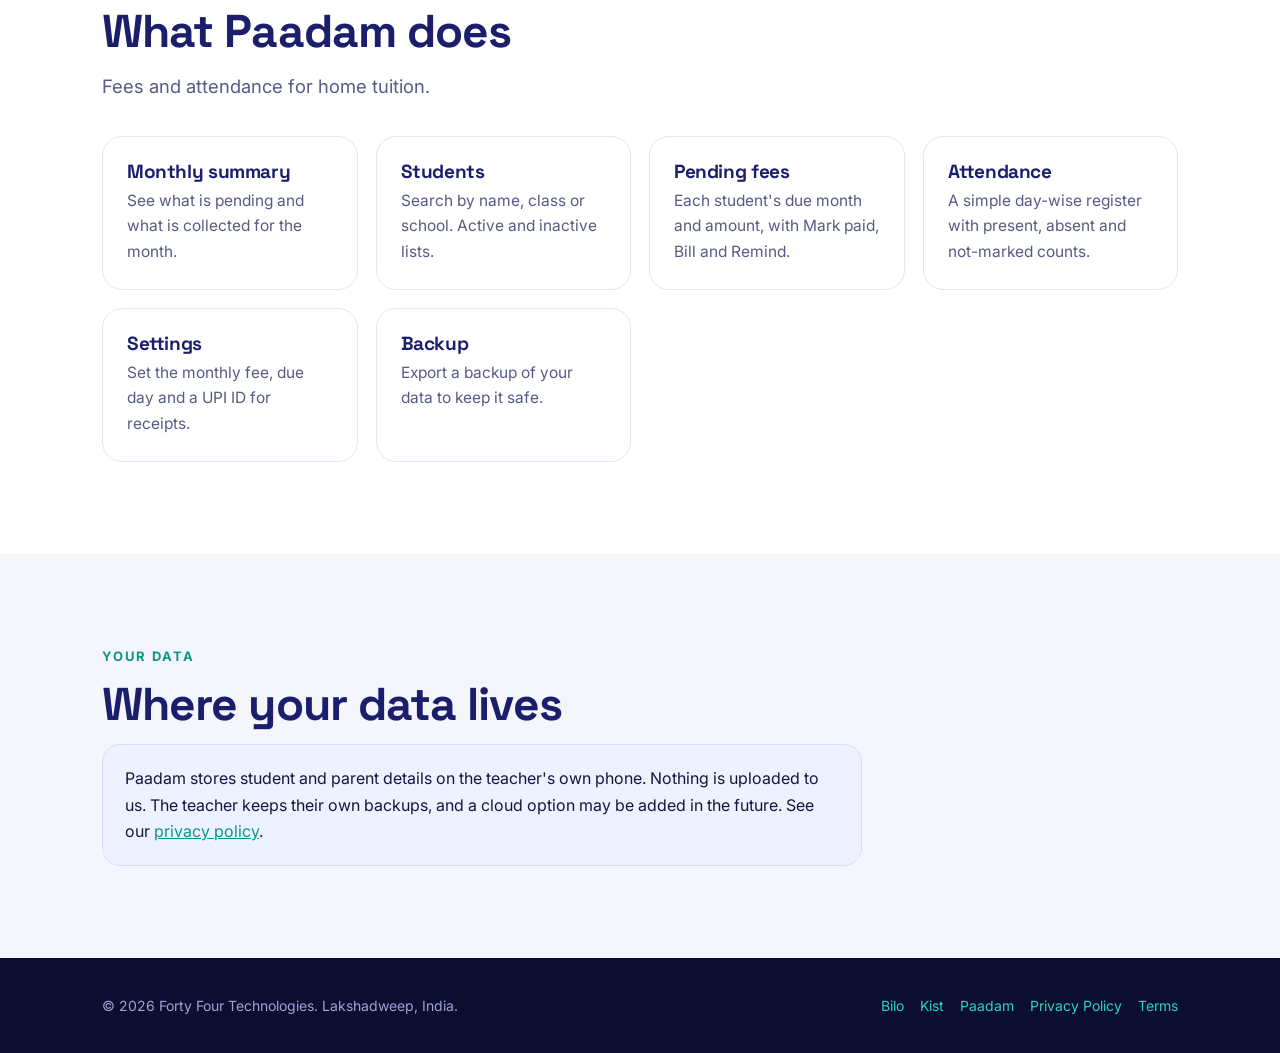
<file: paadam.html>
<!doctype html><html lang="en"><head><meta charset="utf-8"><meta name="viewport" content="width=device-width,initial-scale=1">
<title>Paadam | Fees and attendance for home tuition | Forty Four Technologies</title><meta name="description" content="Built for home tuition teachers: student and parent details, attendance and monthly fees, without paper registers.">
<meta property="og:title" content="Paadam | Fees and attendance for home tuition | Forty Four Technologies"><meta property="og:description" content="Built for home tuition teachers: student and parent details, attendance and monthly fees, without paper registers."><meta property="og:type" content="website"><meta property="og:url" content="https://fortyfourtech.in/paadam.html">
<link rel="canonical" href="https://fortyfourtech.in/paadam.html"><link rel="icon" type="image/svg+xml" href="favicon.svg"><link rel="apple-touch-icon" href="apple-touch-icon.png">
<link rel="preconnect" href="https://fonts.googleapis.com"><link rel="preconnect" href="https://fonts.gstatic.com" crossorigin>
<link href="https://fonts.googleapis.com/css2?family=Inter:wght@400;500;600&family=Space+Grotesk:wght@500;700&display=swap" rel="stylesheet"><link rel="stylesheet" href="style.css"><script>try{var t=localStorage.getItem("theme");if(!t&&window.matchMedia&&matchMedia("(prefers-color-scheme: dark)").matches)t="dark";if(t)document.documentElement.setAttribute("data-theme",t)}catch(e){}</script></head><body>
<header><div class="bar"><a class="brand" href="index.html"><img src="assets/logo.svg" alt="" width="34" height="34"><span>Forty Four Technologies</span></a>
<nav aria-label="Main"><a href="index.html#apps">Apps</a><a href="index.html#about">About</a><a href="privacy.html">Privacy</a><a class="cta" href="index.html#contact">Contact</a><button id="tt" class="tt" type="button" aria-label="Switch between light and dark mode" title="Light / dark mode"><span class="sun">&#9728;</span><span class="moon">&#9790;</span></button></nav></div></header><main><div class="hero ahero"><div class="wrap grid"><div><img class="ic" src="assets/paadam.png" alt="Paadam icon" width="76" height="76"><h1>Paadam</h1><p class="sub" style="margin-top:0">Built for home tuition teachers: student and parent details, attendance and monthly fees, without paper registers.</p>
<span class="btn" style="cursor:default">Coming soon to Google Play</span><p style="color:#9DA3D6;font-size:14px;margin-top:18px">For: Home tuition teachers and small tuition centres</p></div>
<div class="phones" style="height:520px"><div class="phone b"><img src="assets/shots/paadam-home.webp" alt="Paadam screen" width="520" height="1126"></div><div class="phone c"><img src="assets/shots/paadam-students.webp" alt="Paadam screen" width="520" height="1126"></div></div></div></div>
<section class="alt" style="padding:70px 0 40px"><div class="wrap"><span class="kicker">Screens</span><h2>See Paadam in action</h2><p style="color:var(--muted);margin:0 0 20px">Screens shown use sample data.</p></div>
<div class="gallery"><figure><div class="phone"><img src="assets/shots/paadam-home.webp" alt="Monthly fee summary" width="520" height="1126" loading="lazy"></div><figcaption>Home</figcaption></figure><figure><div class="phone"><img src="assets/shots/paadam-students.webp" alt="Student list" width="520" height="1126" loading="lazy"></div><figcaption>Students</figcaption></figure><figure><div class="phone"><img src="assets/shots/paadam-fees.webp" alt="Pending fees" width="520" height="1126" loading="lazy"></div><figcaption>Fees</figcaption></figure><figure><div class="phone"><img src="assets/shots/paadam-attendance.webp" alt="Attendance register" width="520" height="1126" loading="lazy"></div><figcaption>Attendance</figcaption></figure><figure><div class="phone"><img src="assets/shots/paadam-settings.webp" alt="Tuition settings" width="520" height="1126" loading="lazy"></div><figcaption>Settings</figcaption></figure></div></section>
<section><div class="wrap"><span class="kicker">Features</span><h2>What Paadam does</h2><p class="lead" style="margin-bottom:34px">Fees and attendance for home tuition.</p><div class="fgrid"><div class="f"><h4>Monthly summary</h4><p>See what is pending and what is collected for the month.</p></div><div class="f"><h4>Students</h4><p>Search by name, class or school. Active and inactive lists.</p></div><div class="f"><h4>Pending fees</h4><p>Each student's due month and amount, with Mark paid, Bill and Remind.</p></div><div class="f"><h4>Attendance</h4><p>A simple day-wise register with present, absent and not-marked counts.</p></div><div class="f"><h4>Settings</h4><p>Set the monthly fee, due day and a UPI ID for receipts.</p></div><div class="f"><h4>Backup</h4><p>Export a backup of your data to keep it safe.</p></div></div></div></section>
<section class="alt"><div class="wrap"><span class="kicker">Your data</span><h2>Where your data lives</h2><div class="note">Paadam stores student and parent details on the teacher's own phone. Nothing is uploaded to us. The teacher keeps their own backups, and a cloud option may be added in the future. See our <a href="privacy.html#paadam">privacy policy</a>.</div></div></section></main><script>(function(){var b=document.getElementById('tt');if(!b)return;b.onclick=function(){var d=document.documentElement,n=d.getAttribute('data-theme')==='dark'?'light':'dark';d.setAttribute('data-theme',n);try{localStorage.setItem('theme',n)}catch(e){}}})();</script><footer><div class="wrap row"><span>&copy; 2026 Forty Four Technologies. Lakshadweep, India.</span><span><a href="bilo.html">Bilo</a><a href="kist.html">Kist</a><a href="paadam.html">Paadam</a><a href="privacy.html">Privacy Policy</a><a href="terms.html">Terms</a></span></div></footer></body></html>
</file>
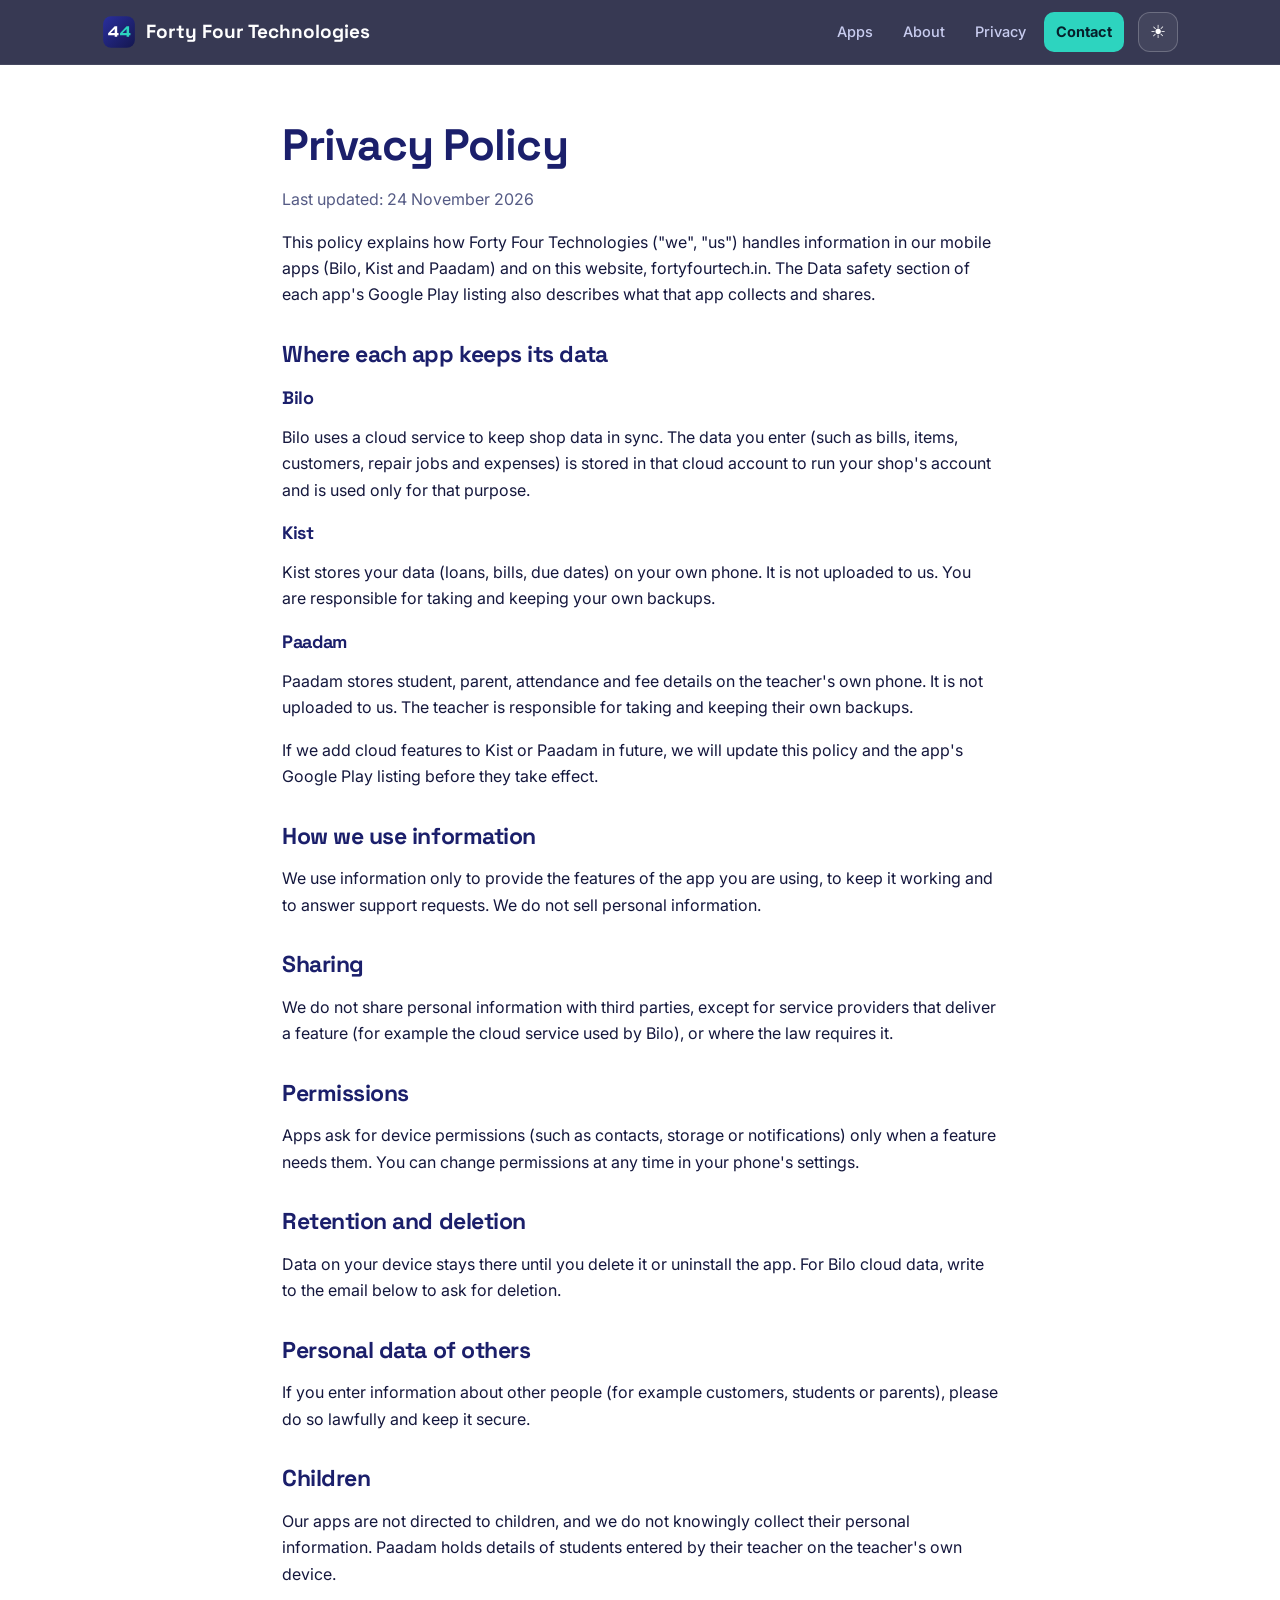
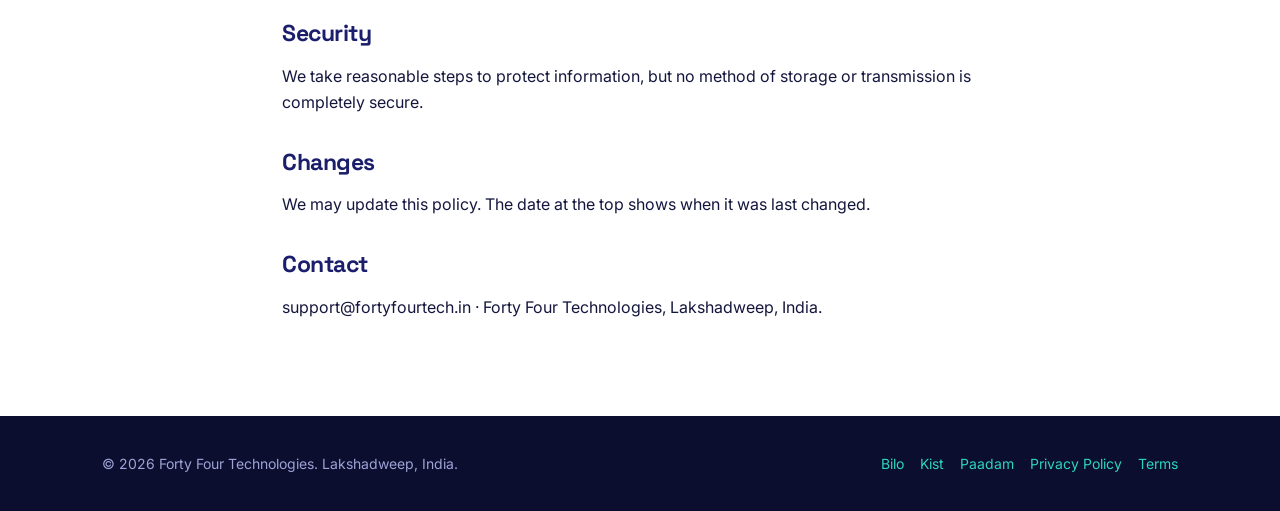
<file: privacy.html>
<!doctype html><html lang="en"><head><meta charset="utf-8"><meta name="viewport" content="width=device-width,initial-scale=1">
<title>Privacy Policy | Forty Four Technologies</title><meta name="description" content="How Forty Four Technologies handles information in Bilo, Kist and Paadam.">
<meta property="og:title" content="Privacy Policy | Forty Four Technologies"><meta property="og:description" content="How Forty Four Technologies handles information in Bilo, Kist and Paadam."><meta property="og:type" content="website"><meta property="og:url" content="https://fortyfourtech.in/privacy.html">
<link rel="canonical" href="https://fortyfourtech.in/privacy.html"><link rel="icon" type="image/svg+xml" href="favicon.svg"><link rel="apple-touch-icon" href="apple-touch-icon.png">
<link rel="preconnect" href="https://fonts.googleapis.com"><link rel="preconnect" href="https://fonts.gstatic.com" crossorigin>
<link href="https://fonts.googleapis.com/css2?family=Inter:wght@400;500;600&family=Space+Grotesk:wght@500;700&display=swap" rel="stylesheet"><link rel="stylesheet" href="style.css"><script>try{var t=localStorage.getItem("theme");if(!t&&window.matchMedia&&matchMedia("(prefers-color-scheme: dark)").matches)t="dark";if(t)document.documentElement.setAttribute("data-theme",t)}catch(e){}</script></head><body>
<header><div class="bar"><a class="brand" href="index.html"><img src="assets/logo.svg" alt="" width="34" height="34"><span>Forty Four Technologies</span></a>
<nav aria-label="Main"><a href="index.html#apps">Apps</a><a href="index.html#about">About</a><a href="privacy.html">Privacy</a><a class="cta" href="index.html#contact">Contact</a><button id="tt" class="tt" type="button" aria-label="Switch between light and dark mode" title="Light / dark mode"><span class="sun">&#9728;</span><span class="moon">&#9790;</span></button></nav></div></header><main class="doc"><h1>Privacy Policy</h1><p class="meta">Last updated: 24 November 2026</p>
<p>This policy explains how Forty Four Technologies ("we", "us") handles information in our mobile apps (Bilo, Kist and Paadam) and on this website, fortyfourtech.in. The Data safety section of each app's Google Play listing also describes what that app collects and shares.</p>
<h2>Where each app keeps its data</h2>
<h3 id="bilo">Bilo</h3><p>Bilo uses a cloud service to keep shop data in sync. The data you enter (such as bills, items, customers, repair jobs and expenses) is stored in that cloud account to run your shop's account and is used only for that purpose.</p>
<h3 id="kist">Kist</h3><p>Kist stores your data (loans, bills, due dates) on your own phone. It is not uploaded to us. You are responsible for taking and keeping your own backups.</p>
<h3 id="paadam">Paadam</h3><p>Paadam stores student, parent, attendance and fee details on the teacher's own phone. It is not uploaded to us. The teacher is responsible for taking and keeping their own backups.</p>
<p>If we add cloud features to Kist or Paadam in future, we will update this policy and the app's Google Play listing before they take effect.</p>
<h2>How we use information</h2><p>We use information only to provide the features of the app you are using, to keep it working and to answer support requests. We do not sell personal information.</p>
<h2>Sharing</h2><p>We do not share personal information with third parties, except for service providers that deliver a feature (for example the cloud service used by Bilo), or where the law requires it.</p>
<h2>Permissions</h2><p>Apps ask for device permissions (such as contacts, storage or notifications) only when a feature needs them. You can change permissions at any time in your phone's settings.</p>
<h2>Retention and deletion</h2><p>Data on your device stays there until you delete it or uninstall the app. For Bilo cloud data, write to the email below to ask for deletion.</p>
<h2>Personal data of others</h2><p>If you enter information about other people (for example customers, students or parents), please do so lawfully and keep it secure.</p>
<h2>Children</h2><p>Our apps are not directed to children, and we do not knowingly collect their personal information. Paadam holds details of students entered by their teacher on the teacher's own device.</p>
<h2>Security</h2><p>We take reasonable steps to protect information, but no method of storage or transmission is completely secure.</p>
<h2>Changes</h2><p>We may update this policy. The date at the top shows when it was last changed.</p>
<h2>Contact</h2><p>support@fortyfourtech.in &middot; Forty Four Technologies, Lakshadweep, India.</p></main><script>(function(){var b=document.getElementById('tt');if(!b)return;b.onclick=function(){var d=document.documentElement,n=d.getAttribute('data-theme')==='dark'?'light':'dark';d.setAttribute('data-theme',n);try{localStorage.setItem('theme',n)}catch(e){}}})();</script><footer><div class="wrap row"><span>&copy; 2026 Forty Four Technologies. Lakshadweep, India.</span><span><a href="bilo.html">Bilo</a><a href="kist.html">Kist</a><a href="paadam.html">Paadam</a><a href="privacy.html">Privacy Policy</a><a href="terms.html">Terms</a></span></div></footer></body></html>
</file>
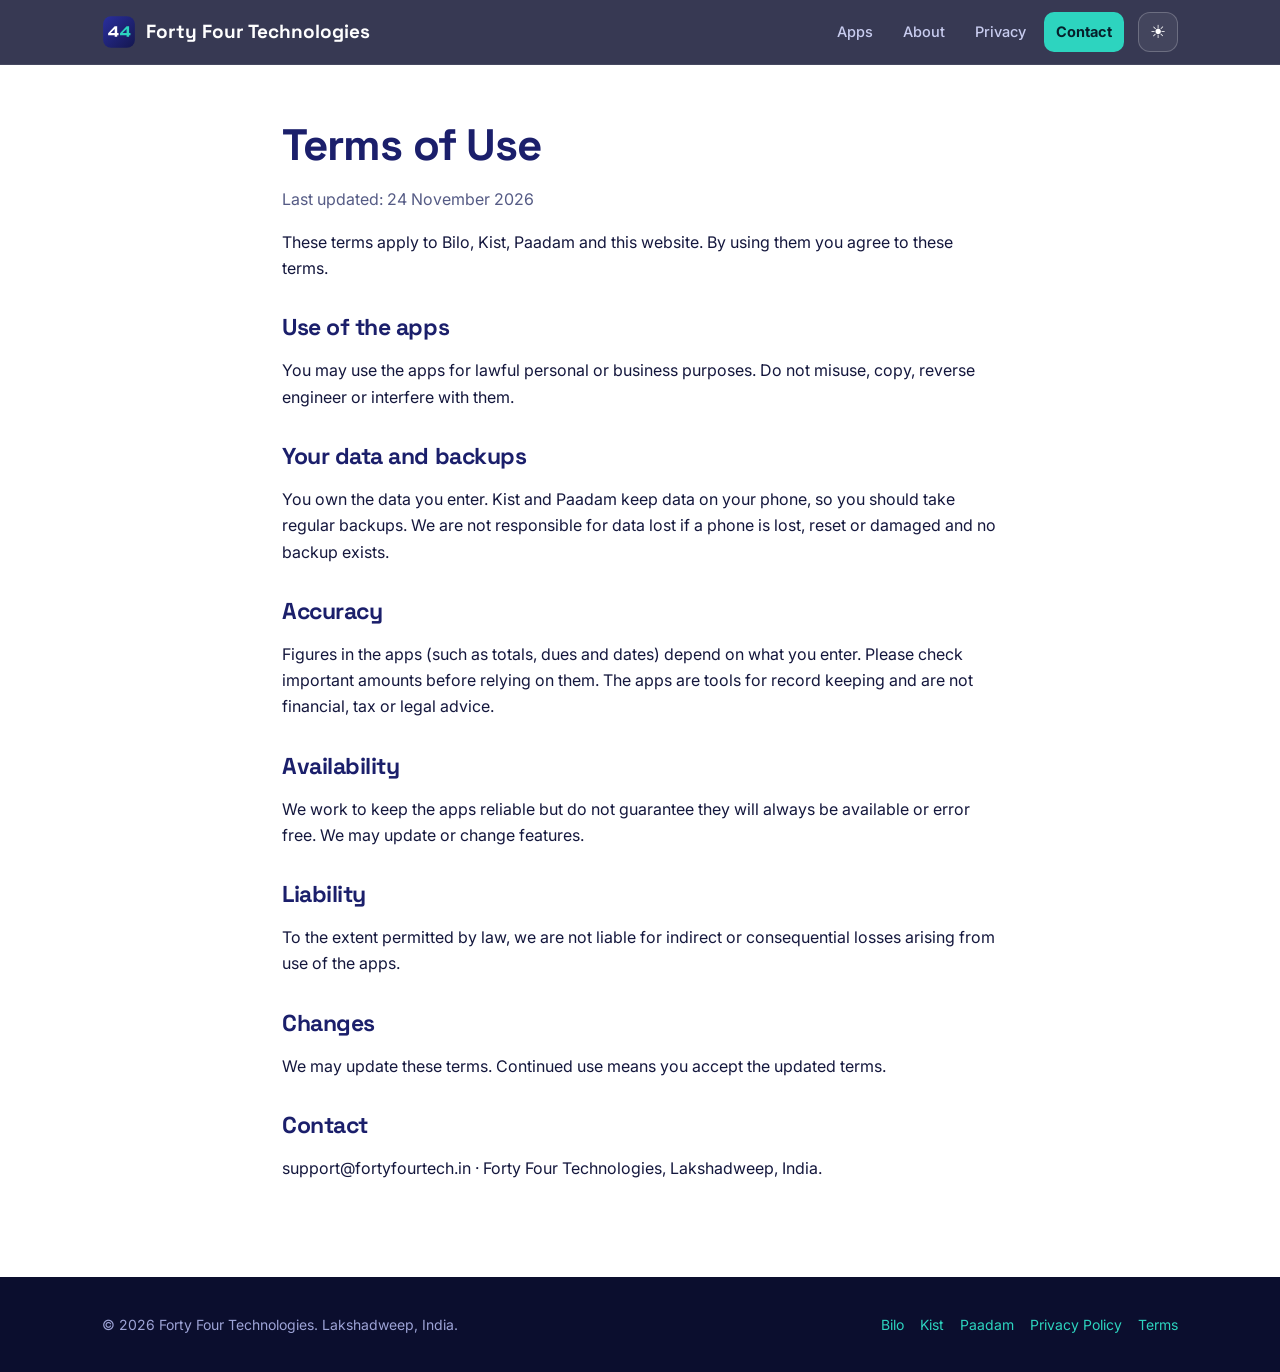
<file: terms.html>
<!doctype html><html lang="en"><head><meta charset="utf-8"><meta name="viewport" content="width=device-width,initial-scale=1">
<title>Terms of Use | Forty Four Technologies</title><meta name="description" content="Terms of use for Forty Four Technologies apps.">
<meta property="og:title" content="Terms of Use | Forty Four Technologies"><meta property="og:description" content="Terms of use for Forty Four Technologies apps."><meta property="og:type" content="website"><meta property="og:url" content="https://fortyfourtech.in/terms.html">
<link rel="canonical" href="https://fortyfourtech.in/terms.html"><link rel="icon" type="image/svg+xml" href="favicon.svg"><link rel="apple-touch-icon" href="apple-touch-icon.png">
<link rel="preconnect" href="https://fonts.googleapis.com"><link rel="preconnect" href="https://fonts.gstatic.com" crossorigin>
<link href="https://fonts.googleapis.com/css2?family=Inter:wght@400;500;600&family=Space+Grotesk:wght@500;700&display=swap" rel="stylesheet"><link rel="stylesheet" href="style.css"><script>try{var t=localStorage.getItem("theme");if(!t&&window.matchMedia&&matchMedia("(prefers-color-scheme: dark)").matches)t="dark";if(t)document.documentElement.setAttribute("data-theme",t)}catch(e){}</script></head><body>
<header><div class="bar"><a class="brand" href="index.html"><img src="assets/logo.svg" alt="" width="34" height="34"><span>Forty Four Technologies</span></a>
<nav aria-label="Main"><a href="index.html#apps">Apps</a><a href="index.html#about">About</a><a href="privacy.html">Privacy</a><a class="cta" href="index.html#contact">Contact</a><button id="tt" class="tt" type="button" aria-label="Switch between light and dark mode" title="Light / dark mode"><span class="sun">&#9728;</span><span class="moon">&#9790;</span></button></nav></div></header><main class="doc"><h1>Terms of Use</h1><p class="meta">Last updated: 24 November 2026</p>
<p>These terms apply to Bilo, Kist, Paadam and this website. By using them you agree to these terms.</p>
<h2>Use of the apps</h2><p>You may use the apps for lawful personal or business purposes. Do not misuse, copy, reverse engineer or interfere with them.</p>
<h2>Your data and backups</h2><p>You own the data you enter. Kist and Paadam keep data on your phone, so you should take regular backups. We are not responsible for data lost if a phone is lost, reset or damaged and no backup exists.</p>
<h2>Accuracy</h2><p>Figures in the apps (such as totals, dues and dates) depend on what you enter. Please check important amounts before relying on them. The apps are tools for record keeping and are not financial, tax or legal advice.</p>
<h2>Availability</h2><p>We work to keep the apps reliable but do not guarantee they will always be available or error free. We may update or change features.</p>
<h2>Liability</h2><p>To the extent permitted by law, we are not liable for indirect or consequential losses arising from use of the apps.</p>
<h2>Changes</h2><p>We may update these terms. Continued use means you accept the updated terms.</p>
<h2>Contact</h2><p>support@fortyfourtech.in &middot; Forty Four Technologies, Lakshadweep, India.</p></main><script>(function(){var b=document.getElementById('tt');if(!b)return;b.onclick=function(){var d=document.documentElement,n=d.getAttribute('data-theme')==='dark'?'light':'dark';d.setAttribute('data-theme',n);try{localStorage.setItem('theme',n)}catch(e){}}})();</script><footer><div class="wrap row"><span>&copy; 2026 Forty Four Technologies. Lakshadweep, India.</span><span><a href="bilo.html">Bilo</a><a href="kist.html">Kist</a><a href="paadam.html">Paadam</a><a href="privacy.html">Privacy Policy</a><a href="terms.html">Terms</a></span></div></footer></body></html>
</file>
<file: style.css>
:root{--indigo:#1B1F6B;--navy:#0B0E2E;--navy2:#14174F;--teal:#0D9488;--mint:#2DD4BF;--ink:#14173D;--muted:#555B85;--line:#E3E6F4;--bg:#F5F6FC;--glow:#5B6CFF}
*{box-sizing:border-box}html{scroll-behavior:smooth}
body{margin:0;font-family:'Inter',system-ui,sans-serif;color:var(--ink);background:#fff;line-height:1.65;-webkit-font-smoothing:antialiased}
h1,h2,h3,h4{font-family:'Space Grotesk','Inter',sans-serif;line-height:1.12;margin:0;letter-spacing:-.02em}
a{color:var(--teal)}img{max-width:100%}
.wrap{max-width:1120px;margin:0 auto;padding:0 22px}
header{position:sticky;top:0;z-index:20;background:rgba(11,14,46,.82);backdrop-filter:blur(14px);border-bottom:1px solid rgba(255,255,255,.08)}
.bar{display:flex;align-items:center;justify-content:space-between;gap:16px;padding:12px 22px;max-width:1120px;margin:0 auto}
.brand{display:flex;align-items:center;gap:10px;text-decoration:none;color:#fff;font-family:'Space Grotesk',sans-serif;font-weight:700;font-size:19px}
.brand img{width:34px;height:34px}
nav{display:flex;gap:6px;align-items:center}
nav a{color:#C9CDF0;text-decoration:none;font-weight:500;font-size:14.5px;padding:8px 12px;border-radius:10px}
nav a:hover{color:#fff;background:rgba(255,255,255,.08)}
nav a.cta{background:var(--mint);color:#06202B;font-weight:700}
.hero{position:relative;overflow:hidden;background:radial-gradient(1000px 520px at 78% 8%,rgba(91,108,255,.55),transparent 60%),radial-gradient(700px 400px at 5% 100%,rgba(45,212,191,.22),transparent 60%),var(--navy);color:#fff;padding:84px 0 0}
.hero .grid{display:grid;grid-template-columns:1.05fr 1fr;gap:30px;align-items:end}
.eyebrow{display:inline-block;font-size:12.5px;font-weight:600;letter-spacing:.14em;text-transform:uppercase;color:var(--mint);margin-bottom:18px}
.hero h1{font-size:clamp(38px,6.4vw,68px);font-weight:700}
.hero h1 em{font-style:normal;background:linear-gradient(90deg,#7C8BFF,var(--mint));-webkit-background-clip:text;background-clip:text;color:transparent}
.hero p.sub{font-size:clamp(17px,2.2vw,20px);color:#C9CDF0;max-width:520px;margin:22px 0 32px}
.btn{display:inline-flex;align-items:center;gap:8px;background:var(--mint);color:#06202B;font-weight:700;text-decoration:none;padding:14px 26px;border-radius:14px;min-height:46px}
.btn:hover{filter:brightness(1.08)}
.btn.ghost{background:transparent;color:#fff;border:1px solid rgba(255,255,255,.28);margin-left:10px}
.stats{display:flex;gap:34px;margin:44px 0 60px;flex-wrap:wrap}.stats b{display:block;font-family:'Space Grotesk';font-size:30px}.stats span{color:#9DA3D6;font-size:13.5px}
.phones{position:relative;height:560px}
.phone{position:absolute;width:236px;border-radius:34px;border:7px solid #05061a;background:#05061a;box-shadow:0 30px 70px rgba(0,0,0,.5),0 0 0 1px rgba(255,255,255,.12);overflow:hidden}
.phone img{display:block;width:100%;height:auto}
.phone.a{left:0;top:70px;transform:rotate(-5deg);z-index:1}
.phone.b{left:150px;top:0;z-index:3}
.phone.c{left:300px;top:70px;transform:rotate(5deg);z-index:2}
section{padding:92px 0}section.alt{background:var(--bg)}section.dark{background:var(--navy);color:#fff}
h2{font-size:clamp(30px,4.4vw,46px);color:var(--indigo);margin-bottom:14px}.dark h2{color:#fff}
.kicker{color:var(--teal);font-weight:700;font-size:13px;letter-spacing:.14em;text-transform:uppercase;margin-bottom:12px;display:block}
.lead{color:var(--muted);max-width:640px;margin:0 0 48px;font-size:18.5px}.dark .lead{color:#B6BBE6}
.appcard{display:grid;grid-template-columns:1fr 1fr;gap:48px;align-items:center;padding:56px 0;border-top:1px solid var(--line)}
.appcard:first-of-type{border-top:0}.appcard.rev .txt{order:2}
.appcard .ic{width:64px;height:64px;border-radius:16px;box-shadow:0 8px 24px rgba(20,23,79,.18)}
.appcard h3{font-size:34px;color:var(--indigo);margin:18px 0 10px}.appcard p{color:var(--muted);font-size:17.5px;margin:0 0 18px}
.tag{display:inline-block;font-size:12.5px;font-weight:600;color:#0F766E;background:#E3F6F3;border-radius:999px;padding:6px 12px;margin:0 6px 8px 0}
.tag.s{color:#3948C8;background:#E8EBFF}
.feats{list-style:none;padding:0;margin:0 0 24px;display:grid;gap:9px}.feats li{padding-left:28px;position:relative;color:var(--ink)}
.feats li:before{content:"";position:absolute;left:0;top:7px;width:14px;height:14px;border-radius:50%;background:var(--mint);box-shadow:inset 0 0 0 4px #fff,0 0 0 1.5px var(--teal)}
.link{font-weight:700;text-decoration:none;color:var(--indigo)}.link:hover{color:var(--teal)}
.duo{position:relative;height:520px;display:flex;justify-content:center}
.duo .phone{width:228px}.duo .phone.a{left:calc(50% - 215px);top:34px;transform:rotate(-4deg)}.duo .phone.b{left:calc(50% - 20px);top:0;transform:rotate(3deg)}
.duo:before{content:"";position:absolute;inset:6% 6%;border-radius:40px;background:linear-gradient(135deg,#E8EBFF,#E3F6F3);z-index:0}
.duo .phone{z-index:2}
.pill{display:grid;grid-template-columns:repeat(auto-fit,minmax(240px,1fr));gap:18px}
.fc{background:rgba(255,255,255,.05);border:1px solid rgba(255,255,255,.12);border-radius:22px;padding:26px}
.fc h4{font-size:20px;margin:14px 0 8px;color:#fff}.fc p{margin:0;color:#B6BBE6;font-size:15.5px}
.ico{width:44px;height:44px;border-radius:12px;background:linear-gradient(135deg,#5B6CFF,#2DD4BF);display:flex;align-items:center;justify-content:center;font-size:22px}
.about{display:grid;grid-template-columns:1.1fr 1fr;gap:56px}
.about p{color:var(--ink);font-size:17.5px;margin:0 0 16px}
.values{list-style:none;margin:0;padding:0;display:grid;gap:14px}.values li{background:#fff;border:1px solid var(--line);border-radius:18px;padding:18px 20px}.values strong{display:block;color:var(--indigo);font-family:'Space Grotesk';font-size:19px;margin-bottom:2px}
.contact .mail{font-size:clamp(22px,4vw,38px);font-family:'Space Grotesk';font-weight:700;color:var(--indigo);text-decoration:none}
.social{display:flex;gap:12px;flex-wrap:wrap;margin-top:26px}.social a{border:1px solid var(--line);border-radius:12px;padding:10px 18px;text-decoration:none;color:var(--indigo);font-weight:600;min-height:44px;display:inline-flex;align-items:center;background:#fff}.social a:hover{border-color:var(--teal)}
footer{background:var(--navy);color:#9DA3D6;padding:36px 0;font-size:14px}footer a{color:var(--mint);text-decoration:none;margin-left:16px}
footer .row{display:flex;justify-content:space-between;gap:12px;flex-wrap:wrap}
/* app page */
.ahero{padding:70px 0 0}.ahero .grid{align-items:center}.ahero .ic{width:76px;height:76px;border-radius:20px;box-shadow:0 10px 30px rgba(0,0,0,.4)}
.ahero h1{font-size:clamp(40px,6vw,62px);margin:20px 0 10px}
.gallery{display:flex;gap:20px;overflow-x:auto;padding:10px 22px 30px;scroll-snap-type:x mandatory;max-width:1120px;margin:0 auto}
.gallery .phone{position:relative;flex:0 0 232px;scroll-snap-align:start}
.gallery figure{margin:0;flex:0 0 232px}.gallery figcaption{margin-top:12px;font-size:14px;color:var(--muted);text-align:center}
.fgrid{display:grid;grid-template-columns:repeat(auto-fit,minmax(250px,1fr));gap:18px}
.f{background:#fff;border:1px solid var(--line);border-radius:20px;padding:24px}.f h4{font-size:19px;color:var(--indigo);margin-bottom:6px}.f p{margin:0;color:var(--muted);font-size:15.5px}
.note{background:#EEF1FF;border:1px solid #D9DEFF;border-radius:18px;padding:20px 22px;color:var(--ink);max-width:760px}
.doc{max-width:760px;margin:0 auto;padding:56px 22px 80px}.doc h1{font-size:clamp(32px,5vw,44px);color:var(--indigo);margin-bottom:8px}.doc h2{font-size:23px;margin:34px 0 8px}.doc h3{font-size:18px;margin:20px 0 4px;color:var(--indigo)}.doc .meta{color:var(--muted)}
@media(max-width:860px){.hero .grid,.appcard,.about{grid-template-columns:1fr}.appcard.rev .txt{order:0}.phones{height:470px;margin-top:10px}.phone{width:190px}.phone.b{left:120px}.phone.c{left:240px}nav a:not(.cta){display:none}.hero{padding-top:56px}section{padding:64px 0}.duo{height:450px}.duo .phone{width:190px}.duo .phone.a{left:calc(50% - 175px)}.duo .phone.b{left:calc(50% - 15px)}.btn.ghost{margin:10px 0 0}}
@media(max-width:420px){.phone{width:160px}.phone.b{left:100px}.phone.c{left:200px}.phones{height:400px}.duo{height:390px}.duo .phone{width:160px}.duo .phone.a{left:calc(50% - 150px)}.duo .phone.b{left:calc(50% - 10px)}}
@media(max-width:560px){.brand span{font-size:15px;white-space:nowrap}.brand img{width:30px;height:30px}.stats{gap:22px}}

.tt{margin-left:8px;width:40px;height:40px;border-radius:12px;border:1px solid rgba(255,255,255,.22);background:rgba(255,255,255,.06);color:#fff;font-size:18px;cursor:pointer;display:inline-flex;align-items:center;justify-content:center;padding:0}
.tt:hover{background:rgba(255,255,255,.14)}.tt .moon{display:none}
html[data-theme=dark] .tt .sun{display:none}html[data-theme=dark] .tt .moon{display:inline}
html[data-theme=dark]{color-scheme:dark}
html[data-theme=dark] body{background:#0A0C24;color:#E4E7FA}
html[data-theme=dark] section.alt{background:#0F1233}
html[data-theme=dark] h2,html[data-theme=dark] .appcard h3,html[data-theme=dark] .f h4,html[data-theme=dark] .values strong,html[data-theme=dark] .contact .mail,html[data-theme=dark] .link,html[data-theme=dark] .doc h1,html[data-theme=dark] .doc h3{color:#fff}
html[data-theme=dark] .lead,html[data-theme=dark] .appcard p,html[data-theme=dark] .f p,html[data-theme=dark] .doc .meta,html[data-theme=dark] section p{color:#AEB4DE}
html[data-theme=dark] .about p,html[data-theme=dark] .feats li,html[data-theme=dark] .doc p,html[data-theme=dark] .doc li{color:#DDE0F7}
html[data-theme=dark] .appcard{border-color:#1E2250}
html[data-theme=dark] .f,html[data-theme=dark] .values li,html[data-theme=dark] .social a{background:#141845;border-color:#262B64;color:#fff}
html[data-theme=dark] .note{background:#141845;border-color:#262B64;color:#DDE0F7}
html[data-theme=dark] .tag{background:#12332F;color:#5EEAD4}html[data-theme=dark] .tag.s{background:#1D2260;color:#AAB4FF}
html[data-theme=dark] .feats li:before{box-shadow:inset 0 0 0 4px #0A0C24,0 0 0 1.5px var(--mint)}
html[data-theme=dark] .duo:before{background:linear-gradient(135deg,#171B52,#10302E)}
html[data-theme=dark] .gallery figcaption{color:#AEB4DE}
html[data-theme=dark] section a:not(.btn):not(.mail):not(.link),html[data-theme=dark] .doc a{color:var(--mint)}
html[data-theme=dark] nav a.cta,html[data-theme=dark] .btn{color:#06202B}
html[data-theme=dark] .btn.ghost{color:#fff}
html[data-theme=dark] .hero{background:radial-gradient(1000px 520px at 78% 8%,rgba(91,108,255,.45),transparent 60%),radial-gradient(700px 400px at 5% 100%,rgba(45,212,191,.16),transparent 60%),#070920}
@media(max-width:860px){.tt{margin-left:0}}
@media(max-width:640px){nav a.cta{display:none}.bar{padding:10px 16px;gap:10px}.brand{min-width:0;flex:1}.brand span{font-size:16px;white-space:nowrap;overflow:hidden;text-overflow:ellipsis}.tt{flex:0 0 auto}}
</file>
